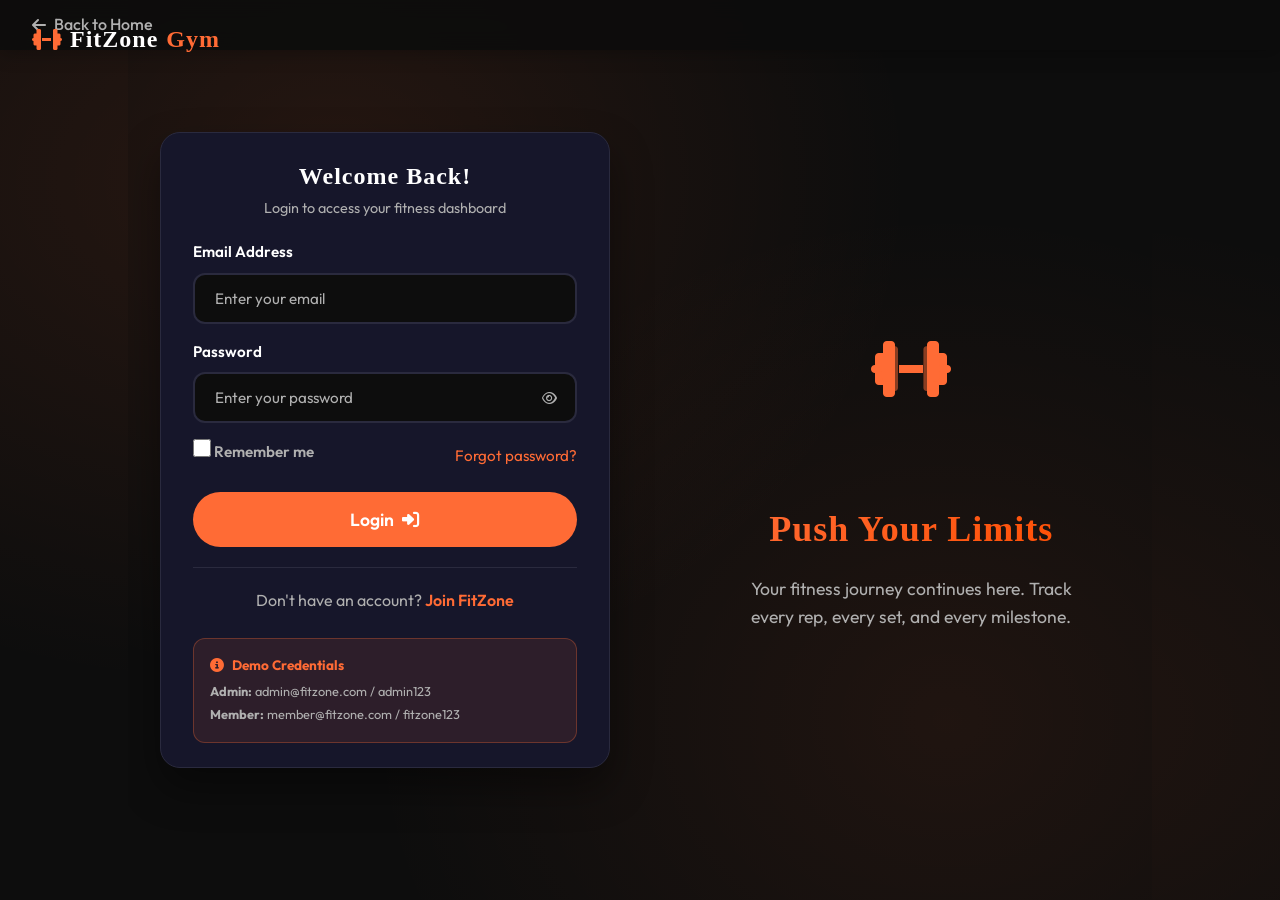
<file: admin.html>
<!DOCTYPE html>
<html lang="en">
<head>
    <meta charset="UTF-8">
    <meta name="viewport" content="width=device-width, initial-scale=1.0">
    <title>Admin Panel | FitZone Gym</title>
    <link rel="stylesheet" href="css/styles.css">
    <link rel="stylesheet" href="css/admin.css">
    <link rel="preconnect" href="https://fonts.googleapis.com">
    <link rel="preconnect" href="https://fonts.gstatic.com" crossorigin>
    <link href="https://fonts.googleapis.com/css2?family=Outfit:wght@300;400;500;600;700;800&display=swap" rel="stylesheet">
    <link rel="stylesheet" href="https://cdnjs.cloudflare.com/ajax/libs/font-awesome/6.5.1/css/all.min.css">
</head>
<body class="admin-body">
    <div class="admin-container">
        <!-- Sidebar -->
        <aside class="admin-sidebar">
            <div class="sidebar-header">
                <a href="index.html" class="logo">
                    <span class="logo-icon"><i class="fas fa-dumbbell"></i></span>
                    <span class="logo-text">FitZone</span>
                    <span class="logo-accent">Admin</span>
                </a>
            </div>
            <nav class="sidebar-nav">
                <a href="#dashboard" class="nav-item active" data-section="dashboard">
                    <i class="fas fa-tachometer-alt"></i>
                    <span>Dashboard</span>
                </a>
                <a href="#members" class="nav-item" data-section="members">
                    <i class="fas fa-users"></i>
                    <span>Members</span>
                </a>
                <a href="#enquiries" class="nav-item" data-section="enquiries">
                    <i class="fas fa-envelope"></i>
                    <span>Enquiries</span>
                    <span class="badge" id="enquiryBadge">0</span>
                </a>
                <a href="#payments" class="nav-item" data-section="payments">
                    <i class="fas fa-credit-card"></i>
                    <span>Payments</span>
                </a>
                <a href="#attendance" class="nav-item" data-section="attendance">
                    <i class="fas fa-calendar-check"></i>
                    <span>Attendance</span>
                </a>
                <a href="index.html" class="nav-item">
                    <i class="fas fa-home"></i>
                    <span>Back to Home</span>
                </a>
                <a href="#" class="nav-item" id="logoutBtn">
                    <i class="fas fa-sign-out-alt"></i>
                    <span>Logout</span>
                </a>
            </nav>
        </aside>

        <!-- Main Content -->
        <main class="admin-main">
            <!-- Header -->
            <header class="admin-header">
                <div class="header-left">
                    <button class="menu-toggle" id="menuToggle">
                        <i class="fas fa-bars"></i>
                    </button>
                    <h1>Admin Panel</h1>
                </div>
                <div class="header-right">
                    <div class="admin-info">
                        <i class="fas fa-user-shield"></i>
                        <span>Administrator</span>
                    </div>
                </div>
            </header>

            <!-- Dashboard Section -->
            <section id="dashboard-section" class="content-section active">
                <div class="section-header">
                    <h2>Dashboard Overview</h2>
                    <p>FitZone Gym Admin Control</p>
                </div>
                <div class="stats-grid">
                    <div class="stat-card">
                        <div class="stat-icon">
                            <i class="fas fa-users"></i>
                        </div>
                        <div class="stat-info">
                            <span class="stat-number" id="totalMembers">0</span>
                            <span class="stat-label">Total Members</span>
                        </div>
                    </div>
                    <div class="stat-card">
                        <div class="stat-icon green">
                            <i class="fas fa-user-check"></i>
                        </div>
                        <div class="stat-info">
                            <span class="stat-number" id="activeMembers">0</span>
                            <span class="stat-label">Active Members</span>
                        </div>
                    </div>
                    <div class="stat-card">
                        <div class="stat-icon orange">
                            <i class="fas fa-rupee-sign"></i>
                        </div>
                        <div class="stat-info">
                            <span class="stat-number" id="totalRevenue">₹0</span>
                            <span class="stat-label">Total Revenue</span>
                        </div>
                    </div>
                    <div class="stat-card">
                        <div class="stat-icon purple">
                            <i class="fas fa-envelope"></i>
                        </div>
                        <div class="stat-info">
                            <span class="stat-number" id="newEnquiries">0</span>
                            <span class="stat-label">New Enquiries</span>
                        </div>
                    </div>
                </div>

                <div class="dashboard-grid">
                    <div class="dashboard-card">
                        <h3><i class="fas fa-exclamation-circle"></i> Pending Payments</h3>
                        <div id="pendingPayments">
                            <p class="empty">No pending payments</p>
                        </div>
                    </div>
                    <div class="dashboard-card">
                        <h3><i class="fas fa-bell"></i> Recent Enquiries</h3>
                        <div id="recentEnquiries">
                            <p class="empty">No enquiries yet</p>
                        </div>
                    </div>
                    <div class="dashboard-card wide">
                        <h3><i class="fas fa-chart-line"></i> Membership Overview</h3>
                        <div class="plan-stats" id="planStats">
                            <div class="plan-stat">
                                <span>Basic</span>
                                <strong id="basicCount">0</strong>
                            </div>
                            <div class="plan-stat">
                                <span>Pro</span>
                                <strong id="proCount">0</strong>
                            </div>
                            <div class="plan-stat">
                                <span>Premium</span>
                                <strong id="premiumCount">0</strong>
                            </div>
                            <div class="plan-stat">
                                <span>No Plan</span>
                                <strong id="noPlanCount">0</strong>
                            </div>
                        </div>
                    </div>
                </div>
            </section>

            <!-- Members Section -->
            <section id="members-section" class="content-section">
                <div class="section-header">
                    <h2>All Members</h2>
                    <div class="header-actions">
                        <input type="text" id="searchMember" placeholder="Search member...">
                        <select id="filterStatus">
                            <option value="all">All Status</option>
                            <option value="active">Active</option>
                            <option value="expired">Expired</option>
                        </select>
                    </div>
                </div>
                <div class="table-wrapper">
                    <table class="data-table">
                        <thead>
                            <tr>
                                <th>Name</th>
                                <th>Email</th>
                                <th>Phone</th>
                                <th>Plan</th>
                                <th>Expiry Date</th>
                                <th>Status</th>
                                <th>Actions</th>
                            </tr>
                        </thead>
                        <tbody id="membersTable">
                            <tr>
                                <td colspan="7" class="empty">No members found</td>
                            </tr>
                        </tbody>
                    </table>
                </div>
            </section>

            <!-- Enquiries Section -->
            <section id="enquiries-section" class="content-section">
                <div class="section-header">
                    <h2>Enquiries</h2>
                    <p>Form submissions from website</p>
                </div>
                <div class="table-wrapper">
                    <table class="data-table">
                        <thead>
                            <tr>
                                <th>Date</th>
                                <th>Name</th>
                                <th>Phone</th>
                                <th>Email</th>
                                <th>Interest</th>
                                <th>Message</th>
                                <th>Actions</th>
                            </tr>
                        </thead>
                        <tbody id="enquiriesTable">
                            <tr>
                                <td colspan="7" class="empty">No enquiries yet</td>
                            </tr>
                        </tbody>
                    </table>
                </div>
            </section>

            <!-- Payments Section -->
            <section id="payments-section" class="content-section">
                <div class="section-header">
                    <h2>Payment Records</h2>
                </div>
                <div class="stats-grid">
                    <div class="stat-card">
                        <div class="stat-icon green">
                            <i class="fas fa-check-circle"></i>
                        </div>
                        <div class="stat-info">
                            <span class="stat-number" id="paidCount">0</span>
                            <span class="stat-label">Paid</span>
                        </div>
                    </div>
                    <div class="stat-card">
                        <div class="stat-icon orange">
                            <i class="fas fa-clock"></i>
                        </div>
                        <div class="stat-info">
                            <span class="stat-number" id="pendingCount">0</span>
                            <span class="stat-label">Pending</span>
                        </div>
                    </div>
                    <div class="stat-card">
                        <div class="stat-icon red">
                            <i class="fas fa-times-circle"></i>
                        </div>
                        <div class="stat-info">
                            <span class="stat-number" id="overdueCount">0</span>
                            <span class="stat-label">Overdue</span>
                        </div>
                    </div>
                </div>
                <div class="table-wrapper">
                    <table class="data-table">
                        <thead>
                            <tr>
                                <th>Member</th>
                                <th>Plan</th>
                                <th>Amount</th>
                                <th>Payment Method</th>
                                <th>Expiry Date</th>
                                <th>Status</th>
                                <th>Actions</th>
                            </tr>
                        </thead>
                        <tbody id="paymentsTable">
                            <tr>
                                <td colspan="7" class="empty">No payment records</td>
                            </tr>
                        </tbody>
                    </table>
                </div>
            </section>

            <!-- Attendance Section -->
            <section id="attendance-section" class="content-section">
                <div class="section-header">
                    <h2>Attendance</h2>
                </div>
                <div class="attendance-form">
                    <h3>Mark Attendance</h3>
                    <select id="attendanceMember">
                        <option value="">Select Member</option>
                    </select>
                    <button onclick="markAttendance()">Mark Present</button>
                </div>
                <div class="attendance-list">
                    <h3>Today's Attendance</h3>
                    <div id="todayAttendance">
                        <p class="empty">No attendance marked today</p>
                    </div>
                </div>
            </section>
        </main>
    </div>

    <script src="js/admin.js"></script>
</body>
</html>
</file>
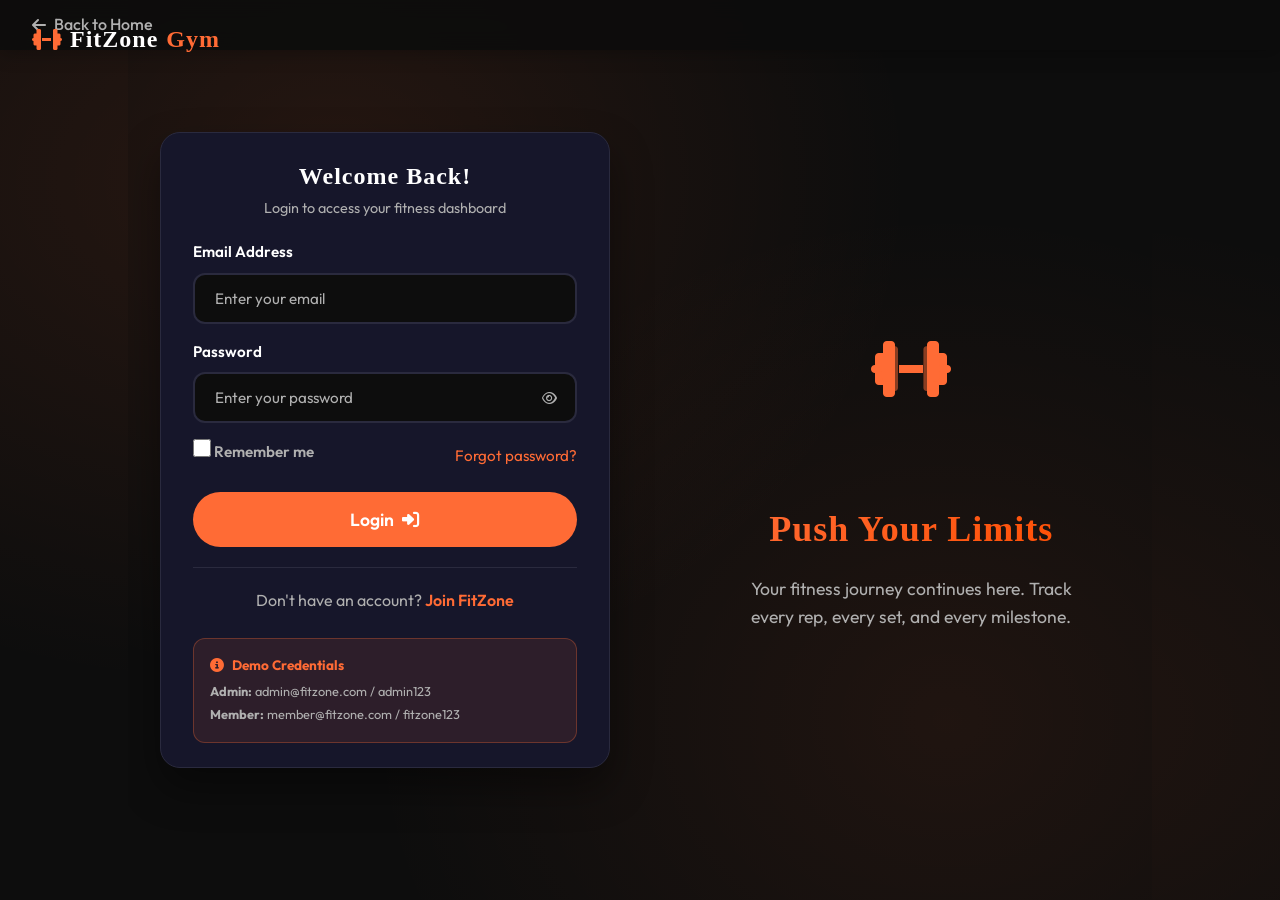
<file: login.html>
<!DOCTYPE html>
<html lang="en">
<head>
    <meta charset="UTF-8">
    <meta name="viewport" content="width=device-width, initial-scale=1.0">
    <meta name="description" content="FitZone Gym Member Login - Access your fitness dashboard">
    <title>Member Login | FitZone Gym</title>
    <link rel="stylesheet" href="css/styles.css">
    <link rel="stylesheet" href="css/auth.css">
    <link rel="preconnect" href="https://fonts.googleapis.com">
    <link rel="preconnect" href="https://fonts.gstatic.com" crossorigin>
    <link href="https://fonts.googleapis.com/css2?family=Outfit:wght@300;400;500;600;700;800&display=swap" rel="stylesheet">
    <link rel="stylesheet" href="https://cdnjs.cloudflare.com/ajax/libs/font-awesome/6.5.1/css/all.min.css">
</head>
<body class="auth-page">
    <!-- Navbar -->
    <nav class="navbar scrolled">
        <div class="container">
            <a href="index.html" class="logo">
                <span class="logo-icon"><i class="fas fa-dumbbell"></i></span>
                <span class="logo-text">FitZone</span>
                <span class="logo-accent">Gym</span>
            </a>
            <a href="index.html" class="back-btn"><i class="fas fa-arrow-left"></i> Back to Home</a>
        </div>
    </nav>

    <!-- Auth Section -->
    <section class="auth-page">
        <div class="auth-container">
            <div class="auth-card">
                <div class="auth-header">
                    <h1>Welcome Back!</h1>
                    <p>Login to access your fitness dashboard</p>
                </div>

                <form id="loginForm" class="auth-form">
                    <div class="form-group">
                        <label for="email">Email Address</label>
                        <input type="email" id="email" placeholder="Enter your email" required>
                    </div>

                    <div class="form-group">
                        <label for="password">Password</label>
                        <div class="password-wrapper">
                            <input type="password" id="password" placeholder="Enter your password" required>
                            <button type="button" class="toggle-password" id="togglePassword">
                                <i class="far fa-eye"></i>
                            </button>
                        </div>
                    </div>

                    <div class="form-options">
                        <label class="checkbox-label">
                            <input type="checkbox" id="rememberMe">
                            <span>Remember me</span>
                        </label>
                        <a href="#" class="forgot-link">Forgot password?</a>
                    </div>

                    <button type="submit" class="btn btn-primary btn-block">Login <i class="fas fa-sign-in-alt"></i></button>
                </form>

                <div class="auth-footer">
                    <p>Don't have an account? <a href="register.html">Join FitZone</a></p>
                </div>

                <div class="demo-credentials">
                    <h4><i class="fas fa-info-circle"></i> Demo Credentials</h4>
                    <p><strong>Admin:</strong> admin@fitzone.com / admin123</p>
                    <p><strong>Member:</strong> member@fitzone.com / fitzone123</p>
                </div>
            </div>

            <div class="auth-illustration">
                <div class="illustration-content">
                    <div class="gym-animation">
                        <i class="fas fa-dumbbell weight-1"></i>
                        <i class="fas fa-dumbbell weight-2"></i>
                    </div>
                    <h2>Push Your Limits</h2>
                    <p>Your fitness journey continues here. Track every rep, every set, and every milestone.</p>
                </div>
            </div>

        </div>
    </section>

    <script src="js/auth.js"></script>
</body>
</html>
</file>
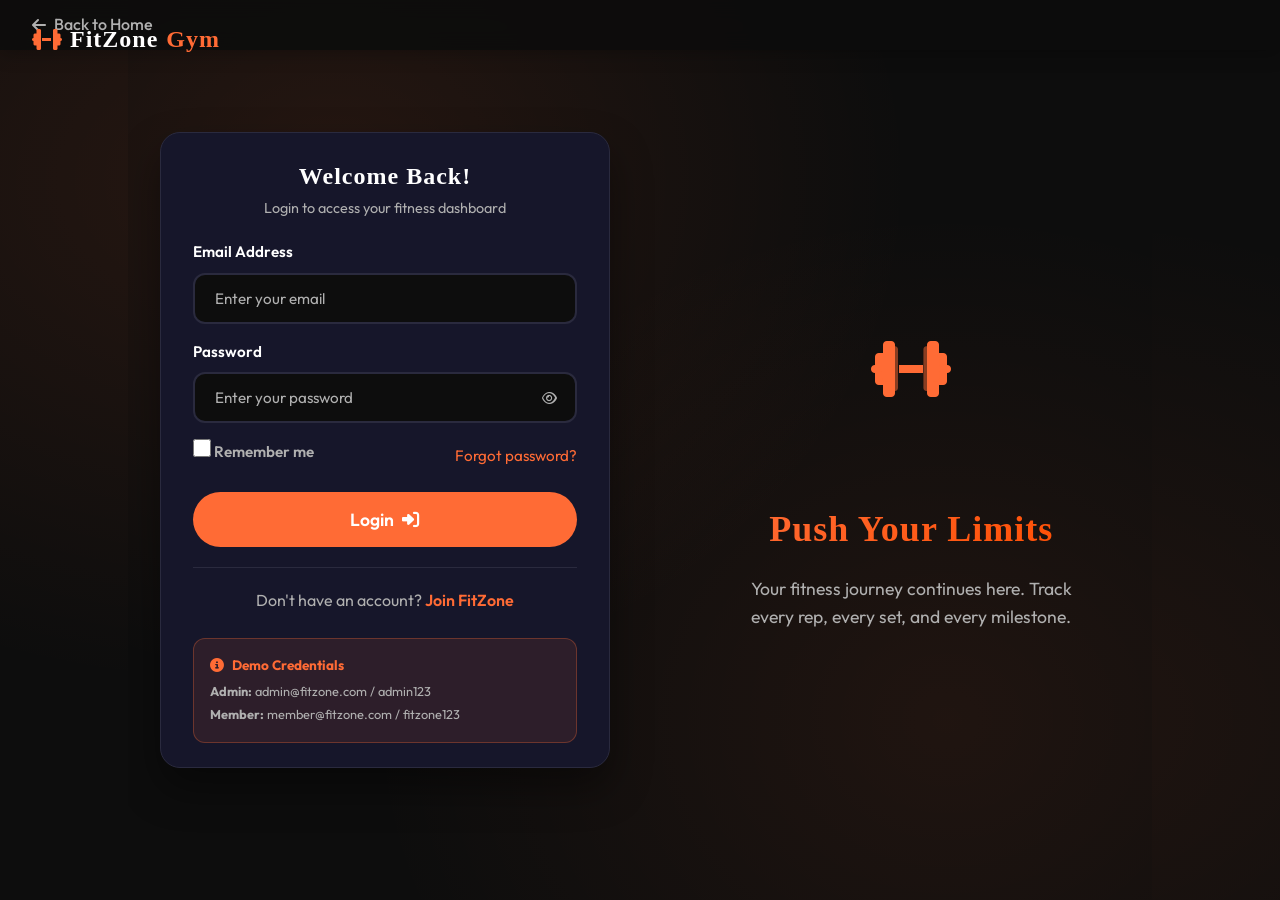
<file: member-dashboard.html>
<!DOCTYPE html>
<html lang="en">
<head>
    <meta charset="UTF-8">
    <meta name="viewport" content="width=device-width, initial-scale=1.0">
    <title>Member Dashboard | FitZone Gym</title>
    <link rel="stylesheet" href="css/styles.css">
    <link rel="stylesheet" href="css/member-dashboard.css">
    <link rel="preconnect" href="https://fonts.googleapis.com">
    <link rel="preconnect" href="https://fonts.gstatic.com" crossorigin>
    <link href="https://fonts.googleapis.com/css2?family=Outfit:wght@300;400;500;600;700;800&display=swap" rel="stylesheet">
    <link rel="stylesheet" href="https://cdnjs.cloudflare.com/ajax/libs/font-awesome/6.5.1/css/all.min.css">
</head>
<body class="dashboard-body">
    <div class="dashboard-container">
        <!-- Sidebar -->
        <aside class="sidebar">
            <div class="sidebar-header">
                <a href="index.html" class="logo">
                    <span class="logo-icon"><i class="fas fa-dumbbell"></i></span>
                    <span class="logo-text">FitZone</span>
                    <span class="logo-accent">Gym</span>
                </a>
            </div>
            <nav class="sidebar-nav">
                <a href="#dashboard" class="nav-item active" data-section="dashboard">
                    <i class="fas fa-th-large"></i>
                    <span>Dashboard</span>
                </a>
                <a href="#profile" class="nav-item" data-section="profile">
                    <i class="fas fa-user"></i>
                    <span>My Profile</span>
                </a>
                <a href="#plan" class="nav-item" data-section="plan">
                    <i class="fas fa-id-card"></i>
                    <span>My Plan</span>
                </a>
                <a href="#schedule" class="nav-item" data-section="schedule">
                    <i class="fas fa-calendar-alt"></i>
                    <span>Class Schedule</span>
                </a>
                <a href="#workouts" class="nav-item" data-section="workouts">
                    <i class="fas fa-dumbbell"></i>
                    <span>Workouts</span>
                </a>
                <a href="#diet" class="nav-item" data-section="diet">
                    <i class="fas fa-apple-alt"></i>
                    <span>Diet Plans</span>
                </a>
                <a href="#progress" class="nav-item" data-section="progress">
                    <i class="fas fa-chart-line"></i>
                    <span>Progress</span>
                </a>
                <a href="#trainers" class="nav-item" data-section="trainers">
                    <i class="fas fa-user-friends"></i>
                    <span>Trainers</span>
                </a>
                <a href="#bookings" class="nav-item" data-section="bookings">
                    <i class="fas fa-ticket-alt"></i>
                    <span>Bookings</span>
                </a>
                <a href="#" class="nav-item" id="logoutBtn">
                    <i class="fas fa-sign-out-alt"></i>
                    <span>Logout</span>
                </a>
            </nav>
        </aside>

        <!-- Main Content -->
        <main class="main-content">
            <!-- Header -->
            <header class="dashboard-header">
                <div class="header-left">
                    <button class="menu-toggle" id="menuToggle">
                        <i class="fas fa-bars"></i>
                    </button>
                    <div>
                        <h1 id="welcomeMessage">Welcome, Member!</h1>
                        <p>Track your fitness journey</p>
                    </div>
                </div>
                <div class="header-right">
                    <div class="member-info">
                        <div class="member-avatar">
                            <i class="fas fa-user"></i>
                        </div>
                        <div class="member-details">
                            <span class="member-name" id="headerMemberName">Member</span>
                            <span class="member-status">Active Member</span>
                        </div>
                    </div>
                </div>
            </header>

            <!-- Dashboard Section -->
            <section id="dashboard-section" class="content-section active">
                <div class="section-header">
                    <h2>Dashboard Overview</h2>
                </div>
                <div class="stats-grid">
                    <div class="stat-card">
                        <div class="stat-icon">
                            <i class="fas fa-calendar-check"></i>
                        </div>
                        <div class="stat-info">
                            <span class="stat-number" id="membershipDays">0</span>
                            <span class="stat-label">Days Active</span>
                        </div>
                    </div>
                    <div class="stat-card">
                        <div class="stat-icon green">
                            <i class="fas fa-running"></i>
                        </div>
                        <div class="stat-info">
                            <span class="stat-number" id="attendanceCount">0</span>
                            <span class="stat-label">Total Visits</span>
                        </div>
                    </div>
                    <div class="stat-card">
                        <div class="stat-icon purple">
                            <i class="fas fa-id-card"></i>
                        </div>
                        <div class="stat-info">
                            <span class="stat-number" id="currentPlan">No Plan</span>
                            <span class="stat-label">Current Plan</span>
                        </div>
                    </div>
                    <div class="stat-card">
                        <div class="stat-icon orange">
                            <i class="fas fa-clock"></i>
                        </div>
                        <div class="stat-info">
                            <span class="stat-number" id="planExpiry">-</span>
                            <span class="stat-label">Days Left</span>
                        </div>
                    </div>
                </div>

                <div class="dashboard-grid">
                    <div class="dashboard-card">
                        <h3>Current Membership Plan</h3>
                        <div id="planStatusBody">
                            <div class="no-plan">
                                <i class="fas fa-info-circle"></i>
                                <p>No active plan yet</p>
                                <button class="btn-choose" onclick="openPlanModal()">Choose a Plan</button>
                            </div>
                        </div>
                    </div>
                    <div class="dashboard-card">
                        <h3>Recent Activity</h3>
                        <div class="activity-list" id="activityList">
                            <div class="activity-item">
                                <i class="fas fa-check-circle"></i>
                                <span>Welcome to FitZone Gym!</span>
                                <small>Today</small>
                            </div>
                        </div>
                    </div>
                </div>
            </section>

            <!-- Profile Section -->
            <section id="profile-section" class="content-section">
                <div class="section-header">
                    <h2>My Profile</h2>
                </div>
                <div class="profile-card">
                    <div class="profile-avatar">
                        <i class="fas fa-user"></i>
                    </div>
                    <div class="profile-details">
                        <h3 id="profileName">Member Name</h3>
                        <p id="profileEmail">member@email.com</p>
                        <p>Member since: <span id="profileJoinDate">-</span></p>
                    </div>
                </div>
            </section>

            <!-- Plan Section -->
            <section id="plan-section" class="content-section">
                <div class="section-header">
                    <h2>My Membership Plan</h2>
                </div>
                <div id="planDetailsContainer">
                    <div class="no-plan">
                        <i class="fas fa-id-card"></i>
                        <p>No active plan</p>
                        <button class="btn-choose" onclick="openPlanModal()">Choose a Plan</button>
                    </div>
                </div>
            </section>

            <!-- Schedule Section -->
            <section id="schedule-section" class="content-section">
                <div class="section-header">
                    <h2>Class Schedule</h2>
                </div>
                <div class="schedule-grid">
                    <div class="schedule-card">
                        <h4><i class="fas fa-sun"></i> Monday - Friday</h4>
                        <ul>
                            <li><span>6:00 AM - 8:00 AM</span> Morning Workout</li>
                            <li><span>10:00 AM - 12:00 PM</span> Yoga Class</li>
                            <li><span>4:00 PM - 6:00 PM</span> Evening Workout</li>
                            <li><span>7:00 PM - 8:00 PM</span> Zumba</li>
                        </ul>
                    </div>
                    <div class="schedule-card">
                        <h4><i class="fas fa-star"></i> Saturday</h4>
                        <ul>
                            <li><span>6:00 AM - 9:00 AM</span> Full Body</li>
                            <li><span>10:00 AM - 12:00 PM</span> Yoga</li>
                        </ul>
                    </div>
                    <div class="schedule-card">
                        <h4><i class="fas fa-sun"></i> Sunday</h4>
                        <ul>
                            <li><span>6:00 AM - 2:00 PM</span> Open Gym</li>
                        </ul>
                    </div>
                </div>
            </section>

            <!-- Workouts Section -->
            <section id="workouts-section" class="content-section">
                <div class="section-header">
                    <h2>Workout Exercises</h2>
                </div>
                <div class="workouts-filter">
                    <button class="filter-btn active" data-category="all">All</button>
                    <button class="filter-btn" data-category="chest">Chest</button>
                    <button class="filter-btn" data-category="back">Back</button>
                    <button class="filter-btn" data-category="arms">Arms</button>
                    <button class="filter-btn" data-category="legs">Legs</button>
                </div>
                <div class="workouts-grid">
                    <div class="workout-card" data-category="chest">
                        <div class="workout-icon"><i class="fas fa-dumbbell"></i></div>
                        <h4>Bench Press</h4>
                        <p>Chest - 3 sets x 12 reps</p>
                        <span class="difficulty beginner">Beginner</span>
                    </div>
                    <div class="workout-card" data-category="chest">
                        <div class="workout-icon"><i class="fas fa-dumbbell"></i></div>
                        <h4>Push Ups</h4>
                        <p>Chest - 3 sets x 15 reps</p>
                        <span class="difficulty beginner">Beginner</span>
                    </div>
                    <div class="workout-card" data-category="back">
                        <div class="workout-icon"><i class="fas fa-dumbbell"></i></div>
                        <h4>Pull Ups</h4>
                        <p>Back - 3 sets x 8 reps</p>
                        <span class="difficulty intermediate">Intermediate</span>
                    </div>
                    <div class="workout-card" data-category="arms">
                        <div class="workout-icon"><i class="fas fa-dumbbell"></i></div>
                        <h4>Bicep Curls</h4>
                        <p>Arms - 3 sets x 12 reps</p>
                        <span class="difficulty beginner">Beginner</span>
                    </div>
                    <div class="workout-card" data-category="legs">
                        <div class="workout-icon"><i class="fas fa-dumbbell"></i></div>
                        <h4>Squats</h4>
                        <p>Legs - 4 sets x 15 reps</p>
                        <span class="difficulty beginner">Beginner</span>
                    </div>
                    <div class="workout-card" data-category="chest">
                        <div class="workout-icon"><i class="fas fa-dumbbell"></i></div>
                        <h4>Chest Fly</h4>
                        <p>Chest - 3 sets x 12 reps</p>
                        <span class="difficulty intermediate">Intermediate</span>
                    </div>
                </div>
            </section>

            <!-- Diet Section -->
            <section id="diet-section" class="content-section">
                <div class="section-header">
                    <h2>Diet & Nutrition</h2>
                </div>
                <div class="diet-tabs">
                    <button class="diet-tab active" data-plan="weight-loss">Weight Loss</button>
                    <button class="diet-tab" data-plan="muscle-gain">Muscle Gain</button>
                    <button class="diet-tab" data-plan="maintenance">Maintenance</button>
                </div>
                <div class="diet-content">
                    <div class="diet-day">
                        <h4>Breakfast</h4>
                        <ul id="breakfastList">
                            <li>Oatmeal with fruits</li>
                            <li>Green tea</li>
                        </ul>
                    </div>
                    <div class="diet-day">
                        <h4>Lunch</h4>
                        <ul id="lunchList">
                            <li>Grilled chicken</li>
                            <li>Brown rice</li>
                        </ul>
                    </div>
                    <div class="diet-day">
                        <h4>Snacks</h4>
                        <ul id="snacksList">
                            <li>Nuts</li>
                            <li>Greek yogurt</li>
                        </ul>
                    </div>
                    <div class="diet-day">
                        <h4>Dinner</h4>
                        <ul id="dinnerList">
                            <li>Lean protein</li>
                            <li>Salad</li>
                        </ul>
                    </div>
                </div>
                <div class="nutrition-tracker">
                    <h4>Daily Nutrition Tracker</h4>
                    <div class="tracker-form">
                        <input type="number" id="caloriesInput" placeholder="Calories">
                        <input type="number" id="proteinInput" placeholder="Protein (g)">
                        <input type="number" id="carbsInput" placeholder="Carbs (g)">
                        <input type="number" id="waterInput" placeholder="Water (L)">
                        <button onclick="saveNutrition()">Save</button>
                    </div>
                </div>
            </section>

            <!-- Progress Section -->
            <section id="progress-section" class="content-section">
                <div class="section-header">
                    <h2>Progress Tracking</h2>
                </div>
                <div class="progress-stats">
                    <div class="progress-stat">
                        <span>Starting</span>
                        <strong id="startWeight">- kg</strong>
                    </div>
                    <div class="progress-stat">
                        <span>Current</span>
                        <strong id="currentWeight">- kg</strong>
                    </div>
                    <div class="progress-stat highlight">
                        <span>Change</span>
                        <strong id="weightChange">- kg</strong>
                    </div>
                </div>
                <div class="progress-form">
                    <h4>Log Your Weight</h4>
                    <div class="weight-input">
                        <input type="number" id="weightLogInput" placeholder="Weight (kg)" step="0.1">
                        <button onclick="logWeight()">Log</button>
                    </div>
                </div>
                <div class="photo-upload">
                    <h4>Progress Photos</h4>
                    <label class="upload-area">
                        <i class="fas fa-camera"></i>
                        <span>Upload Photo</span>
                        <input type="file" id="photoInput" accept="image/*" multiple>
                    </label>
                    <div class="photo-gallery" id="photoGallery"></div>
                </div>
            </section>

            <!-- Trainers Section -->
            <section id="trainers-section" class="content-section">
                <div class="section-header">
                    <h2>Our Trainers</h2>
                </div>
                <div class="trainers-grid">
                    <div class="trainer-card">
                        <div class="trainer-img"><i class="fas fa-user"></i></div>
                        <h4>Rajesh Kumar</h4>
                        <span>Strength Training</span>
                        <button>Book Session</button>
                    </div>
                    <div class="trainer-card">
                        <div class="trainer-img"><i class="fas fa-user"></i></div>
                        <h4>Priya Sharma</h4>
                        <span>Yoga</span>
                        <button>Book Session</button>
                    </div>
                    <div class="trainer-card">
                        <div class="trainer-img"><i class="fas fa-user"></i></div>
                        <h4>Arjun Reddy</h4>
                        <span>HIIT & Cardio</span>
                        <button>Book Session</button>
                    </div>
                    <div class="trainer-card">
                        <div class="trainer-img"><i class="fas fa-user"></i></div>
                        <h4>Meera Patel</h4>
                        <span>Zumba</span>
                        <button>Book Session</button>
                    </div>
                </div>
            </section>

            <!-- Bookings Section -->
            <section id="bookings-section" class="content-section">
                <div class="section-header">
                    <h2>Class Bookings</h2>
                </div>
                <div class="booking-form">
                    <select id="classType">
                        <option value="">Select Class</option>
                        <option value="morning">Morning Workout (6AM)</option>
                        <option value="yoga">Yoga (10AM)</option>
                        <option value="evening">Evening (4PM)</option>
                        <option value="zumba">Zumba (7PM)</option>
                    </select>
                    <input type="date" id="classDate">
                    <button onclick="bookClass()">Book Class</button>
                </div>
                <div class="bookings-list" id="bookedClasses">
                    <p>No classes booked yet</p>
                </div>
            </section>
        </main>
    </div>

    <!-- Plan Modal -->
    <div class="modal" id="planModal">
        <div class="modal-content">
            <span class="close-modal" onclick="closePlanModal()">&times;</span>
            <h3>Choose Your Plan</h3>
            <div class="plans-grid">
                <div class="plan-option" data-plan="basic" data-price="1800">
                    <h4>Basic</h4>
                    <p class="price">₹1,800<span>/month</span></p>
                    <ul>
                        <li>Gym Access</li>
                        <li>Cardio Equipment</li>
                        <li>Locker</li>
                    </ul>
                    <button>Select</button>
                </div>
                <div class="plan-option popular" data-plan="pro" data-price="2200">
                    <span class="popular">Most Popular</span>
                    <h4>Pro</h4>
                    <p class="price">₹2,200<span>/month</span></p>
                    <ul>
                        <li>All Basic</li>
                        <li>4 PT Sessions</li>
                        <li>Group Classes</li>
                        <li>Nutrition Guide</li>
                    </ul>
                    <button>Select</button>
                </div>
                <div class="plan-option" data-plan="premium" data-price="5000">
                    <h4>Premium</h4>
                    <p class="price">₹5,000<span>/month</span></p>
                    <ul>
                        <li>All Pro</li>
                        <li>Unlimited PT</li>
                        <li>Custom Meal Plan</li>
                        <li>24/7 Access</li>
                    </ul>
                    <button>Select</button>
                </div>
            </div>
        </div>
    </div>

    <script src="js/member-dashboard.js"></script>
</body>
</html>
</file>
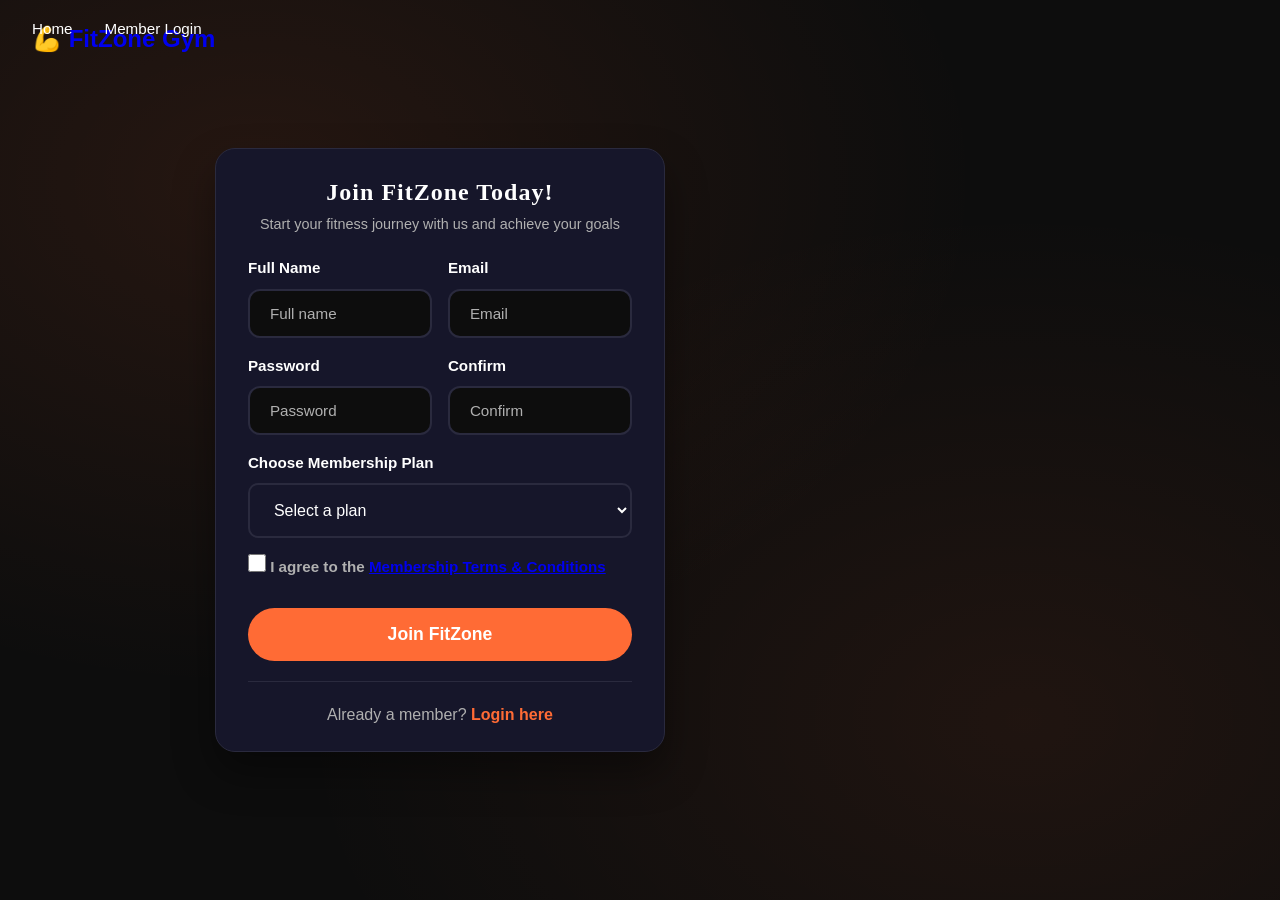
<file: register.html>
<!DOCTYPE html>
<html lang="en">
<head>
    <meta charset="UTF-8">
    <meta name="viewport" content="width=device-width, initial-scale=1.0">
    <meta name="description" content="Join FitZone Gym - Start your fitness transformation today">
    <title>Join FitZone | Gym Membership</title>
    <link rel="stylesheet" href="css/styles.css">
    <link rel="stylesheet" href="css/auth.css">
</head>
<body class="auth-page">
    <!-- Navigation -->
    <nav class="navbar">
        <div class="container">
            <div class="nav-wrapper">
                <a href="index.html" class="logo">💪 FitZone Gym</a>
                <ul class="nav-menu">
                    <li><a href="index.html" class="nav-link">Home</a></li>
                    <li><a href="login.html" class="nav-link">Member Login</a></li>
                </ul>
            </div>
        </div>
    </nav>

    <!-- Register Section -->
    <section class="auth-section">
        <div class="auth-container">
            <div class="auth-card">
                <div class="auth-header">
                    <h1>Join FitZone Today!</h1>
                    <p>Start your fitness journey with us and achieve your goals</p>
                </div>

                <form id="registerForm" class="auth-form">
                    <div class="form-row">
                        <div class="form-group">
                            <label for="fullName">Full Name</label>
                            <input type="text" id="fullName" placeholder="Full name" required autocomplete="name">
                        </div>
                        <div class="form-group">
                            <label for="email">Email</label>
                            <input type="email" id="email" placeholder="Email" required autocomplete="email">
                        </div>
                    </div>

                    <div class="form-row">
                        <div class="form-group">
                            <label for="password">Password</label>
                            <div class="password-wrapper">
                                <input type="password" id="password" placeholder="Password" required autocomplete="new-password">
                            </div>
                        </div>
                        <div class="form-group">
                            <label for="confirmPassword">Confirm</label>
                            <div class="password-wrapper">
                                <input type="password" id="confirmPassword" placeholder="Confirm" required autocomplete="new-password">
                            </div>
                        </div>
                    </div>

                    <div class="form-group">
                        <label for="planType">Choose Membership Plan</label>
                        <select id="planType" class="plan-select" required>
                            <option value="">Select a plan</option>
                            <option value="fitness-1" data-price="1800">Fitness - 1 Month (₹1800)</option>
                            <option value="fitness-3" data-price="3300">Fitness - 3 Months (₹3300)</option>
                            <option value="fitness-6" data-price="7500">Fitness - 6 Months (₹7500)</option>
                            <option value="yoga-3" data-price="3200">Fitness + Yoga - 3 Months (₹3200)</option>
                            <option value="yoga-6" data-price="5500">Fitness + Yoga - 6 Months (₹5500)</option>
                            <option value="zumba-6" data-price="7500">Fitness + Zumba - 6 Months (₹7500)</option>
                            <option value="zumba-12" data-price="17500">Fitness + Zumba - 1 Year (₹17500)</option>
                            <option value="personal-1" data-price="5000">Personal Training - 1 Month (₹5000)</option>
                        </select>
                        <span class="error-message" id="planError"></span>
                    </div>

                    <div class="form-group" id="paymentSection" style="display: none;">
                        <label>Payment Method</label>
                        <div class="payment-methods">
                            <label class="payment-option">
                                <input type="radio" name="paymentMethod" value="upi" checked>
                                <span>UPI / Google Pay / PhonePe</span>
                            </label>
                            <label class="payment-option">
                                <input type="radio" name="paymentMethod" value="cash">
                                <span>Pay at Gym</span>
                            </label>
                        </div>
                        <div id="paymentDetails">
                            <p class="payment-note">UPI Payment: Scan QR code at gym or pay at counter</p>
                        </div>
                        <div class="payment-total" id="paymentTotal">
                            <span>Total Amount: </span>
                            <span class="amount" id="totalAmount">₹0</span>
                        </div>
                    </div>

                    <div class="form-options">
                        <label class="checkbox-label">
                            <input type="checkbox" id="agreeTerms" required>
                            <span>I agree to the <a href="#">Membership Terms & Conditions</a></span>
                        </label>
                    </div>

                    <button type="submit" class="btn btn-primary btn-block">Join FitZone</button>
                </form>

                <div class="auth-footer">
                    <p>Already a member? <a href="login.html">Login here</a></p>
                </div>
            </div>

        </div>
    </section>

    <script src="js/auth.js"></script>
</body>
</html>
</file>
<file: css/styles.css>
/* ==========================================
   FITZONE GYM - PREMIUM STYLES
   ========================================== */

:root {
    --primary: #FF6B35;
    --primary-dark: #E55A2B;
    --secondary: #1A1A2E;
    --dark: #0D0D0D;
    --dark-light: #16162A;
    --light: #FFFFFF;
    --light-dim: #B0B0B0;
    --gray: #2A2A3E;
    --glass: rgba(255, 255, 255, 0.05);
    --glass-border: rgba(255, 255, 255, 0.1);
    --gradient: linear-gradient(135deg, #FF6B35 0%, #FF4D00 100%);
    --transition: all 0.4s cubic-bezier(0.4, 0, 0.2, 1);
}

* {
    margin: 0;
    padding: 0;
    box-sizing: border-box;
}

html {
    scroll-behavior: smooth;
}

body {
    font-family: 'Montserrat', sans-serif;
    background-color: var(--dark);
    color: var(--light);
    line-height: 1.6;
    overflow-x: hidden;
}

h1, h2, h3, .logo-text, .logo-accent {
    font-family: 'Bebas Neue', cursive;
    letter-spacing: 1px;
}

.container {
    max-width: 1400px;
    margin: 0 auto;
    padding: 0 2rem;
}

/* ==========================================
   NAVBAR
   ========================================== */
.navbar {
    position: fixed;
    top: 0;
    left: 0;
    right: 0;
    z-index: 1000;
    padding: 1rem 0;
    transition: var(--transition);
    background: transparent;
}

.navbar.scrolled {
    background: rgba(13, 13, 13, 0.95);
    backdrop-filter: blur(10px);
    padding: 0.75rem 0;
    box-shadow: 0 2px 20px rgba(0, 0, 0, 0.3);
}

.navbar .container {
    display: flex;
    align-items: center;
    justify-content: space-between;
}

.logo {
    display: flex;
    align-items: center;
    gap: 0.5rem;
    text-decoration: none;
    font-size: 1.75rem;
    font-weight: 800;
}

.logo-icon {
    color: var(--primary);
    font-size: 1.5rem;
}

.logo-text {
    color: var(--light);
}

.logo-accent {
    color: var(--primary);
}

.nav-menu {
    display: flex;
    align-items: center;
    gap: 2rem;
    list-style: none;
}

.nav-link {
    color: var(--light);
    text-decoration: none;
    font-weight: 500;
    font-size: 0.95rem;
    position: relative;
    transition: var(--transition);
}

.nav-link::after {
    content: '';
    position: absolute;
    bottom: -4px;
    left: 0;
    width: 0;
    height: 2px;
    background: var(--primary);
    transition: var(--transition);
}

.nav-link:hover,
.nav-link.active {
    color: var(--primary);
}

.nav-link:hover::after,
.nav-link.active::after {
    width: 100%;
}

.nav-btn {
    padding: 0.75rem 1.5rem;
    background: var(--primary);
    color: var(--light);
    text-decoration: none;
    border-radius: 50px;
    font-weight: 600;
    transition: var(--transition);
}

.nav-btn:hover {
    background: var(--primary-dark);
    transform: translateY(-2px);
}

.admin-btn {
    background: transparent;
    border: 2px solid var(--primary);
    color: var(--primary);
}

.admin-btn:hover {
    background: var(--primary);
    color: var(--light);
}

.nav-toggle {
    display: none;
    flex-direction: column;
    gap: 5px;
    cursor: pointer;
}

.nav-toggle span {
    width: 25px;
    height: 2px;
    background: var(--light);
    transition: var(--transition);
}

/* ==========================================
   HERO SECTION
   ========================================== */
.hero {
    min-height: 100vh;
    display: flex;
    align-items: center;
    position: relative;
    padding-top: 80px;
    overflow: hidden;
}

.hero-bg {
    position: absolute;
    top: 0;
    left: 0;
    width: 100%;
    height: 100%;
    background: url('https://images.unsplash.com/photo-1534438327276-14e5300c3a48?w=1920&h=1080&fit=crop') center/cover;
    transform: scale(1.1);
    animation: heroZoom 20s infinite alternate;
}

@keyframes heroZoom {
    from { transform: scale(1); }
    to { transform: scale(1.1); }
}

.hero-overlay {
    position: absolute;
    top: 0;
    left: 0;
    width: 100%;
    height: 100%;
    background: linear-gradient(135deg, rgba(0, 0, 0, 0.9) 0%, rgba(0, 0, 0, 0.6) 50%, rgba(0, 0, 0, 0.9) 100%);
    z-index: 0;
}

.hero-content {
    position: relative;
    z-index: 1;
    max-width: 800px;
}

.hero-badge {
    display: inline-block;
    padding: 0.6rem 1.25rem;
    background: rgba(255, 107, 53, 0.3);
    border: 2px solid var(--primary);
    border-radius: 50px;
    color: var(--light);
    font-size: 0.8rem;
    font-weight: 700;
    text-transform: uppercase;
    letter-spacing: 2px;
    margin-bottom: 1.5rem;
    animation: fadeInUp 0.8s ease;
    text-shadow: 0 2px 10px rgba(0, 0, 0, 0.5);
}

.hero-title {
    font-size: clamp(3rem, 8vw, 5.5rem);
    font-weight: 800;
    line-height: 1.1;
    margin-bottom: 1.5rem;
    animation: fadeInUp 0.8s ease 0.2s both;
    text-shadow: 0 5px 20px rgba(0, 0, 0, 0.8);
}

.hero-title .highlight {
    color: var(--primary);
    position: relative;
}

.hero-title .highlight::after {
    content: '';
    position: absolute;
    bottom: 0;
    left: 0;
    width: 100%;
    height: 4px;
    background: var(--primary);
    border-radius: 2px;
}

.hero-subtitle {
    font-size: 1.25rem;
    color: var(--light);
    margin-bottom: 2.5rem;
    max-width: 600px;
    animation: fadeInUp 0.8s ease 0.4s both;
    text-shadow: 0 2px 10px rgba(0, 0, 0, 0.5);
}

.hero-buttons {
    display: flex;
    gap: 1rem;
    margin-bottom: 3rem;
    animation: fadeInUp 0.8s ease 0.6s both;
}

.btn {
    display: inline-flex;
    align-items: center;
    gap: 0.5rem;
    padding: 1rem 2rem;
    border-radius: 50px;
    font-weight: 600;
    font-size: 1rem;
    text-decoration: none;
    transition: var(--transition);
    cursor: pointer;
    border: none;
    font-family: inherit;
}

.btn-primary {
    background: var(--primary);
    color: var(--light);
}

.btn-primary:hover {
    background: var(--primary-dark);
    transform: translateY(-3px);
    box-shadow: 0 10px 30px rgba(255, 107, 53, 0.4), 0 0 20px rgba(255, 107, 53, 0.2);
}

.btn-outline {
    background: transparent;
    color: var(--light);
    border: 2px solid var(--light);
}

.btn-outline:hover {
    background: var(--light);
    color: var(--dark);
    transform: translateY(-3px);
}

.hero-stats {
    display: flex;
    gap: 3rem;
    animation: fadeInUp 0.8s ease 0.8s both;
}

.hero-stat {
    text-align: center;
}

.hero-stat .stat-number {
    display: block;
    font-size: 2.5rem;
    font-weight: 800;
    color: var(--primary);
}

.hero-stat .stat-label {
    font-size: 0.875rem;
    color: var(--light-dim);
}

.scroll-down {
    position: absolute;
    bottom: 2rem;
    left: 50%;
    transform: translateX(-50%);
    color: var(--light);
    font-size: 1.5rem;
    animation: bounce 2s infinite;
}

@keyframes bounce {
    0%, 20%, 50%, 80%, 100% { transform: translateX(-50%) translateY(0); }
    40% { transform: translateX(-50%) translateY(-10px); }
    60% { transform: translateX(-50%) translateY(-5px); }
}

@keyframes fadeInUp {
    from {
        opacity: 0;
        transform: translateY(30px);
    }
    to {
        opacity: 1;
        transform: translateY(0);
    }
}

/* ==========================================
   SECTION STYLES
   ========================================== */
section {
    padding: 6rem 0;
}

.section-badge {
    display: inline-block;
    padding: 0.5rem 1.25rem;
    background: rgba(255, 107, 53, 0.15);
    border: 1px solid rgba(255, 107, 53, 0.3);
    border-radius: 50px;
    color: var(--primary);
    font-size: 0.8rem;
    font-weight: 700;
    text-transform: uppercase;
    letter-spacing: 2px;
    margin-bottom: 1rem;
    animation: badgePulse 2s infinite;
}

@keyframes badgePulse {
    0%, 100% { transform: scale(1); border-color: rgba(255, 107, 53, 0.3); }
    50% { transform: scale(1.05); border-color: rgba(255, 107, 53, 0.6); }
}

.section-header {
    text-align: center;
    margin-bottom: 4rem;
}

.section-title {
    font-size: clamp(2rem, 5vw, 3rem);
    font-weight: 800;
    margin-bottom: 1rem;
}

.section-subtitle {
    font-size: 1.125rem;
    color: var(--light-dim);
    max-width: 600px;
    margin: 0 auto;
}

/* ==========================================
   ABOUT SECTION
   ========================================== */
.about {
    background: var(--dark-light);
}

.about-grid {
    display: grid;
    grid-template-columns: 1fr 1fr;
    gap: 4rem;
    align-items: center;
}

.about-image {
    position: relative;
}

.about-image img {
    width: 100%;
    border-radius: 20px;
    position: relative;
    z-index: 1;
}

.about-image-accent {
    position: absolute;
    top: 20px;
    left: 20px;
    right: -20px;
    bottom: -20px;
    border: 3px solid var(--primary);
    border-radius: 20px;
    z-index: 0;
}

.about-content .section-badge {
    background: rgba(255, 107, 53, 0.15);
}

.about-text {
    font-size: 1.125rem;
    color: var(--light-dim);
    margin-bottom: 2rem;
}

.about-features {
    display: grid;
    grid-template-columns: 1fr 1fr;
    gap: 1rem;
    margin-bottom: 2rem;
}

.about-feature {
    display: flex;
    align-items: center;
    gap: 0.75rem;
}

.about-feature i {
    color: var(--primary);
    font-size: 1.25rem;
}

.about-features span {
    font-weight: 500;
}

.about-stats {
    display: flex;
    gap: 2rem;
    padding-top: 2rem;
    border-top: 1px solid var(--gray);
}

.about-stat {
    text-align: center;
}

.about-stat .stat-value {
    display: block;
    font-size: 2rem;
    font-weight: 800;
    color: var(--primary);
}

.about-stat .stat-name {
    font-size: 0.875rem;
    color: var(--light-dim);
}

/* ==========================================
   SERVICES SECTION
   ========================================== */
.services {
    background: var(--dark);
}

.services-grid {
    display: grid;
    grid-template-columns: repeat(auto-fit, minmax(350px, 1fr));
    gap: 2rem;
}

.service-card {
    background: var(--glass);
    backdrop-filter: blur(10px);
    padding: 3rem;
    border-radius: 24px;
    transition: var(--transition);
    border: 1px solid var(--glass-border);
}

.service-card:hover {
    transform: translateY(-12px);
    border-color: var(--primary);
    background: rgba(255, 107, 53, 0.05);
    box-shadow: 0 25px 50px -12px rgba(0, 0, 0, 0.5);
}

.service-icon {
    width: 70px;
    height: 70px;
    display: flex;
    align-items: center;
    justify-content: center;
    background: rgba(255, 107, 53, 0.15);
    border-radius: 15px;
    margin-bottom: 1.5rem;
}

.service-icon i {
    font-size: 1.75rem;
    color: var(--primary);
}

.service-card h3 {
    font-size: 1.5rem;
    margin-bottom: 0.75rem;
}

.service-card p {
    color: var(--light-dim);
    line-height: 1.7;
}

/* ==========================================
   PRICING SECTION
   ========================================== */
.pricing {
    background: var(--dark-light);
}

.pricing-tabs {
    display: flex;
    justify-content: center;
    gap: 1rem;
    margin-bottom: 3rem;
}

.pricing-tab {
    padding: 0.75rem 2rem;
    background: transparent;
    border: 2px solid var(--gray);
    border-radius: 50px;
    color: var(--light-dim);
    font-size: 1rem;
    font-weight: 600;
    cursor: pointer;
    transition: var(--transition);
    font-family: inherit;
}

.pricing-tab.active,
.pricing-tab:hover {
    background: var(--primary);
    border-color: var(--primary);
    color: var(--light);
}

.pricing-grid {
    display: grid;
    grid-template-columns: repeat(auto-fit, minmax(300px, 1fr));
    gap: 2rem;
    align-items: start;
}

.pricing-card {
    background: var(--glass);
    backdrop-filter: blur(10px);
    border-radius: 24px;
    padding: 3rem;
    position: relative;
    transition: var(--transition);
    border: 1px solid var(--glass-border);
}

.pricing-card:hover {
    transform: translateY(-12px);
    border-color: var(--primary);
    box-shadow: 0 25px 50px -12px rgba(0, 0, 0, 0.5);
}

.pricing-card.popular {
    border-color: var(--primary);
    transform: scale(1.05);
}

.pricing-card.popular:hover {
    transform: scale(1.05) translateY(-10px);
}

.popular-badge {
    position: absolute;
    top: -12px;
    left: 50%;
    transform: translateX(-50%);
    background: var(--primary);
    color: var(--light);
    padding: 0.5rem 1.5rem;
    border-radius: 50px;
    font-size: 0.875rem;
    font-weight: 600;
}

.pricing-header h3 {
    font-size: 1.5rem;
    margin-bottom: 0.25rem;
}

.pricing-header p {
    color: var(--light-dim);
    font-size: 0.95rem;
}

.pricing-price {
    margin: 1.5rem 0;
    padding-bottom: 1.5rem;
    border-bottom: 1px solid var(--gray);
}

.pricing-price .price-amount {
    font-size: 3rem;
    font-weight: 800;
    color: var(--primary);
}

.pricing-price .price-period {
    color: var(--light-dim);
    font-size: 1rem;
}

.pricing-features {
    list-style: none;
    margin-bottom: 2rem;
}

.pricing-features li {
    padding: 0.75rem 0;
    display: flex;
    align-items: center;
    gap: 0.75rem;
    color: var(--light-dim);
}

.pricing-features li i {
    color: var(--primary);
}

.pricing-features li i.fa-times {
    color: var(--gray);
}

.btn-pricing {
    width: 100%;
    padding: 1rem;
    background: transparent;
    border: 2px solid var(--primary);
    color: var(--primary);
    border-radius: 50px;
    font-weight: 600;
    cursor: pointer;
    transition: var(--transition);
    font-family: inherit;
    font-size: 1rem;
}

.btn-pricing:hover {
    background: var(--primary);
    color: var(--light);
}

/* ==========================================
   TRAINERS SECTION
   ========================================== */
.trainers {
    background: var(--dark);
}

.trainers-grid {
    display: grid;
    grid-template-columns: repeat(auto-fit, minmax(280px, 1fr));
    gap: 2rem;
}

.trainer-card {
    background: var(--dark-light);
    border-radius: 20px;
    overflow: hidden;
    transition: var(--transition);
}

.trainer-card:hover {
    transform: translateY(-10px);
}

.trainer-card:hover .trainer-overlay {
    opacity: 1;
}

.trainer-image {
    position: relative;
    height: 300px;
    overflow: hidden;
}

.trainer-image img {
    width: 100%;
    height: 100%;
    object-fit: cover;
    transition: var(--transition);
}

.trainer-card:hover .trainer-image img {
    transform: scale(1.1);
}

.trainer-overlay {
    position: absolute;
    top: 0;
    left: 0;
    width: 100%;
    height: 100%;
    background: rgba(255, 107, 53, 0.9);
    display: flex;
    align-items: center;
    justify-content: center;
    gap: 1rem;
    opacity: 0;
    transition: var(--transition);
}

.trainer-overlay a {
    width: 45px;
    height: 45px;
    display: flex;
    align-items: center;
    justify-content: center;
    background: var(--light);
    border-radius: 50%;
    color: var(--primary);
    font-size: 1.25rem;
    transition: var(--transition);
}

.trainer-overlay a:hover {
    transform: scale(1.1);
}

.trainer-info {
    padding: 1.5rem;
    text-align: center;
}

.trainer-info h4 {
    font-size: 1.25rem;
    margin-bottom: 0.25rem;
}

.trainer-specialty {
    display: block;
    color: var(--primary);
    font-weight: 600;
    font-size: 0.95rem;
    margin-bottom: 0.25rem;
}

.trainer-exp {
    color: var(--light-dim);
    font-size: 0.875rem;
}

/* ==========================================
   TRANSFORMATIONS
   ========================================== */
.transformations {
    background: var(--dark-light);
}

.transformation-grid {
    display: grid;
    grid-template-columns: repeat(auto-fit, minmax(450px, 1fr));
    gap: 3rem;
}

.transformation-card {
    background: var(--glass);
    border-radius: 24px;
    overflow: hidden;
    border: 1px solid var(--glass-border);
    transition: var(--transition);
}

.transformation-card:hover {
    transform: translateY(-10px);
    border-color: var(--primary);
}

.transformation-images {
    display: flex;
    gap: 2px;
    background: var(--gray);
}

.transformation-images div {
    flex: 1;
    position: relative;
    overflow: hidden;
}

.transformation-images img {
    width: 100%;
    height: 350px;
    object-fit: cover;
    transition: var(--transition);
}

.transformation-card:hover .transformation-images img {
    transform: scale(1.05);
}

.transformation-images span {
    position: absolute;
    bottom: 1rem;
    left: 50%;
    transform: translateX(-50%);
    background: rgba(0, 0, 0, 0.7);
    color: var(--light);
    padding: 0.25rem 1rem;
    border-radius: 50px;
    font-size: 0.75rem;
    font-weight: 600;
    text-transform: uppercase;
}

.transformation-info {
    padding: 1.5rem;
    text-align: center;
}

.transformation-info h4 {
    font-size: 1.5rem;
    margin-bottom: 0.5rem;
}

.result-badge {
    display: inline-block;
    color: var(--primary);
    font-weight: 700;
    font-size: 1.1rem;
}

@media (max-width: 576px) {
    .transformation-grid {
        grid-template-columns: 1fr;
    }
    
    .transformation-images img {
        height: 250px;
    }
}

/* ==========================================
   TESTIMONIALS
   ========================================== */
.testimonials {
    background: var(--dark-light);
}

.testimonials-grid {
    display: grid;
    grid-template-columns: repeat(auto-fit, minmax(350px, 1fr));
    gap: 2rem;
}

.testimonial-card {
    background: var(--glass);
    backdrop-filter: blur(10px);
    padding: 2.5rem;
    border-radius: 24px;
    border: 1px solid var(--glass-border);
    transition: var(--transition);
}

.testimonial-card:hover {
    transform: translateY(-5px);
    border-color: var(--primary);
}

.testimonial-rating {
    margin-bottom: 1rem;
}

.testimonial-rating i {
    color: #FFD700;
    font-size: 0.875rem;
}

.testimonial-text {
    font-size: 1.125rem;
    line-height: 1.7;
    margin-bottom: 1.5rem;
}

.testimonial-author {
    display: flex;
    align-items: center;
    gap: 1rem;
}

.testimonial-author img {
    width: 50px;
    height: 50px;
    border-radius: 50%;
    object-fit: cover;
}

.testimonial-author h5 {
    font-size: 1rem;
    margin-bottom: 0.25rem;
}

.testimonial-author span {
    color: var(--light-dim);
    font-size: 0.875rem;
}

/* ==========================================
   GALLERY
   ========================================== */
.gallery {
    background: var(--dark);
}

.gallery-grid {
    display: grid;
    grid-template-columns: repeat(3, 1fr);
    gap: 1rem;
}

.gallery-item {
    overflow: hidden;
    border-radius: 15px;
    height: 250px;
}

.gallery-item img {
    width: 100%;
    height: 100%;
    object-fit: cover;
    transition: var(--transition);
}

.gallery-item:hover img {
    transform: scale(1.1);
}

/* ==========================================
   CONTACT SECTION
   ========================================== */
.contact {
    background: var(--dark-light);
}

.contact-grid {
    display: grid;
    grid-template-columns: 1fr 1.2fr;
    gap: 4rem;
    margin-bottom: 4rem;
}

.contact-info .section-badge {
    background: rgba(255, 107, 53, 0.15);
}

.contact-info > p {
    color: var(--light-dim);
    margin-bottom: 2rem;
}

.contact-details {
    display: flex;
    flex-direction: column;
    gap: 1.5rem;
}

.contact-item {
    display: flex;
    gap: 1rem;
}

.contact-item > i {
    width: 50px;
    height: 50px;
    display: flex;
    align-items: center;
    justify-content: center;
    background: rgba(255, 107, 53, 0.15);
    border-radius: 12px;
    color: var(--primary);
    font-size: 1.25rem;
}

.contact-item h5 {
    font-size: 1rem;
    margin-bottom: 0.25rem;
}

.contact-item p {
    color: var(--light-dim);
    font-size: 0.95rem;
}

.contact-form-wrapper {
    background: var(--dark);
    padding: 2.5rem;
    border-radius: 20px;
}

.contact-form h3 {
    margin-bottom: 1.5rem;
}

.form-group {
    margin-bottom: 1rem;
}

.form-group input,
.form-group select,
.form-group textarea {
    width: 100%;
    padding: 1rem 1.25rem;
    background: var(--dark-light);
    border: 2px solid var(--gray);
    border-radius: 10px;
    color: var(--light);
    font-size: 1rem;
    font-family: inherit;
    transition: var(--transition);
}

.form-group input:focus,
.form-group select:focus,
.form-group textarea:focus {
    outline: none;
    border-color: var(--primary);
}

.form-group input::placeholder,
.form-group textarea::placeholder {
    color: var(--light-dim);
}

.form-group select {
    cursor: pointer;
}

.form-group select option {
    background: var(--dark);
}

.btn-block {
    width: 100%;
    justify-content: center;
}

.map-wrapper {
    border-radius: 20px;
    overflow: hidden;
}

.map-wrapper iframe {
    width: 100%;
    height: 400px;
    border: none;
}

/* ==========================================
   FOOTER
   ========================================== */
.footer {
    background: var(--dark);
    padding: 4rem 0 0;
}

.footer-grid {
    display: grid;
    grid-template-columns: 2fr 1fr 1fr 1.5fr;
    gap: 3rem;
    padding-bottom: 3rem;
    border-bottom: 1px solid var(--gray);
}

.footer-about .logo {
    margin-bottom: 1rem;
}

.footer-about p {
    color: var(--light-dim);
    margin-bottom: 1.5rem;
    font-size: 0.95rem;
}

.footer-social {
    display: flex;
    gap: 0.75rem;
}

.footer-social a {
    width: 40px;
    height: 40px;
    display: flex;
    align-items: center;
    justify-content: center;
    background: var(--dark-light);
    border-radius: 50%;
    color: var(--light);
    transition: var(--transition);
}

.footer-social a:hover {
    background: var(--primary);
    transform: translateY(-3px);
}

.footer-links h4 {
    margin-bottom: 1.5rem;
    font-size: 1.125rem;
}

.footer-links ul {
    list-style: none;
}

.footer-links li {
    margin-bottom: 0.75rem;
}

.footer-links a {
    color: var(--light-dim);
    text-decoration: none;
    transition: var(--transition);
}

.footer-links a:hover {
    color: var(--primary);
}

.footer-contact li {
    display: flex;
    align-items: center;
    gap: 0.75rem;
    color: var(--light-dim);
}

.footer-contact i {
    color: var(--primary);
}

.footer-bottom {
    display: flex;
    justify-content: space-between;
    align-items: center;
    padding: 1.5rem 0;
}

.footer-bottom p {
    color: var(--light-dim);
    font-size: 0.95rem;
}

.footer-bottom-links {
    display: flex;
    gap: 2rem;
}

.footer-bottom-links a {
    color: var(--light-dim);
    text-decoration: none;
    font-size: 0.95rem;
    transition: var(--transition);
}

.footer-bottom-links a:hover {
    color: var(--primary);
}

/* ==========================================
   WHATSAPP FLOAT
   ========================================== */
.whatsapp-float {
    position: fixed;
    bottom: 2rem;
    right: 2rem;
    width: 60px;
    height: 60px;
    display: flex;
    align-items: center;
    justify-content: center;
    background: #25D366;
    border-radius: 50%;
    color: white;
    font-size: 2rem;
    box-shadow: 0 5px 20px rgba(37, 211, 102, 0.4);
    transition: var(--transition);
    z-index: 999;
    text-decoration: none;
}

.whatsapp-float:hover {
    transform: scale(1.1);
    box-shadow: 0 8px 25px rgba(37, 211, 102, 0.5);
}

/* ==========================================
   RESPONSIVE DESIGN
   ========================================== */
@media (max-width: 1200px) {
    .container {
        max-width: 1200px;
    }
}

@media (max-width: 992px) {
    .nav-menu {
        position: fixed;
        top: 0;
        right: -100%;
        width: 80%;
        max-width: 350px;
        height: 100vh;
        background: var(--dark-light);
        flex-direction: column;
        justify-content: center;
        gap: 1.5rem;
        padding: 2rem;
        transition: var(--transition);
    }

    .nav-menu.active {
        right: 0;
    }

    .nav-toggle {
        display: flex;
        z-index: 1001;
    }

    .nav-toggle.active span:nth-child(1) {
        transform: rotate(45deg) translate(5px, 5px);
    }

    .nav-toggle.active span:nth-child(2) {
        opacity: 0;
    }

    .nav-toggle.active span:nth-child(3) {
        transform: rotate(-45deg) translate(5px, -5px);
    }

    .about-grid {
        grid-template-columns: 1fr;
    }

    .about-image {
        max-width: 500px;
    }

    .about-image-accent {
        display: none;
    }

    .contact-grid {
        grid-template-columns: 1fr;
    }

    .footer-grid {
        grid-template-columns: 1fr 1fr;
    }
}

@media (max-width: 768px) {
    .hero-stats {
        gap: 2rem;
    }

    .hero-stat .stat-number {
        font-size: 2rem;
    }

    .services-grid,
    .pricing-grid,
    .trainers-grid,
    .testimonials-grid {
        grid-template-columns: 1fr;
    }

    .pricing-card.popular {
        transform: none;
    }

    .pricing-card.popular:hover {
        transform: translateY(-10px);
    }

    .gallery-grid {
        grid-template-columns: 1fr 1fr;
    }

    .footer-grid {
        grid-template-columns: 1fr;
        text-align: center;
    }

    .footer-social {
        justify-content: center;
    }

    .footer-bottom {
        flex-direction: column;
        gap: 1rem;
        text-align: center;
    }

    .scroll-top {
        bottom: 90px; /* Above WhatsApp float */
        right: 20px;
    }
}

@media (max-width: 480px) {
    .container {
        padding: 0 1rem;
    }

    .hero-buttons {
        flex-direction: column;
    }

    .btn {
        width: 100%;
        justify-content: center;
    }

    .hero-stats {
        flex-direction: column;
        gap: 1rem;
    }

    .about-features {
        grid-template-columns: 1fr;
    }

    .about-stats {
        flex-direction: column;
        gap: 1rem;
    }

    .pricing-tabs {
        flex-wrap: wrap;
    }

    .gallery-grid {
        grid-template-columns: 1fr;
    }

    .whatsapp-float {
        bottom: 1rem;
        right: 1rem;
        width: 50px;
        height: 50px;
        font-size: 1.5rem;
    }
}
</file>
<file: css/admin.css>
/* ==========================================
   ADMIN PANEL STYLES
   ========================================== */

:root {
    --primary: #FF6B35;
    --primary-dark: #E55A2B;
    --dark: #0D0D0D;
    --dark-light: #16162A;
    --light: #FFFFFF;
    --light-dim: #B0B0B0;
    --gray: #2A2A3E;
    --success: #10b981;
    --warning: #f59e0b;
    --danger: #ef4444;
    --transition: all 0.3s ease;
}

* {
    margin: 0;
    padding: 0;
    box-sizing: border-box;
}

body {
    font-family: 'Outfit', sans-serif;
    background-color: var(--dark);
    color: var(--light);
}

.admin-container {
    display: flex;
    min-height: 100vh;
}

/* ==========================================
   SIDEBAR
   ========================================== */
.admin-sidebar {
    width: 260px;
    background: var(--dark-light);
    position: fixed;
    height: 100vh;
    padding: 1.5rem 0;
    display: flex;
    flex-direction: column;
    border-right: 1px solid var(--gray);
    z-index: 100;
}

.sidebar-header {
    padding: 0 1.5rem 1.5rem;
    border-bottom: 1px solid var(--gray);
    margin-bottom: 1rem;
}

.admin-sidebar .logo {
    display: flex;
    align-items: center;
    gap: 0.5rem;
    text-decoration: none;
    font-size: 1.25rem;
    font-weight: 800;
}

.logo-icon { color: var(--primary); }
.logo-text { color: var(--light); }
.logo-accent { color: var(--primary); }

.sidebar-nav {
    flex: 1;
    display: flex;
    flex-direction: column;
    padding: 0 0.75rem;
    overflow-y: auto;
}

.sidebar-nav .nav-item {
    display: flex;
    align-items: center;
    gap: 0.75rem;
    padding: 0.875rem 1rem;
    color: var(--light-dim);
    text-decoration: none;
    border-radius: 10px;
    margin-bottom: 0.25rem;
    transition: var(--transition);
    font-size: 0.95rem;
}

.sidebar-nav .nav-item i {
    width: 20px;
    text-align: center;
}

.sidebar-nav .nav-item:hover,
.sidebar-nav .nav-item.active {
    background: rgba(255, 107, 53, 0.15);
    color: var(--primary);
}

.sidebar-nav .nav-item.active {
    background: rgba(255, 107, 53, 0.2);
    color: var(--primary);
    font-weight: 600;
}

.sidebar-nav .nav-item .badge {
    margin-left: auto;
    background: var(--danger);
    color: white;
    padding: 0.2rem 0.5rem;
    border-radius: 10px;
    font-size: 0.75rem;
}

/* ==========================================
   MAIN CONTENT
   ========================================== */
.admin-main {
    flex: 1;
    margin-left: 260px;
    padding: 1.5rem 2rem;
}

.admin-header {
    display: flex;
    justify-content: space-between;
    align-items: center;
    padding-bottom: 1.5rem;
    border-bottom: 1px solid var(--gray);
    margin-bottom: 2rem;
}

.header-left {
    display: flex;
    align-items: center;
    gap: 1rem;
}

.menu-toggle {
    display: none;
    background: var(--dark-light);
    border: none;
    color: var(--light);
    padding: 0.75rem;
    border-radius: 8px;
    cursor: pointer;
}

.header-left h1 {
    font-size: 1.5rem;
}

.header-right {
    display: flex;
    align-items: center;
}

.admin-info {
    display: flex;
    align-items: center;
    gap: 0.5rem;
    color: var(--primary);
    font-weight: 600;
}

/* ==========================================
   SECTIONS
   ========================================== */
.content-section {
    display: none;
}

.content-section.active {
    display: block;
    animation: fadeIn 0.3s ease;
}

@keyframes fadeIn {
    from { opacity: 0; }
    to { opacity: 1; }
}

.section-header {
    display: flex;
    justify-content: space-between;
    align-items: center;
    margin-bottom: 1.5rem;
    flex-wrap: wrap;
    gap: 1rem;
}

.section-header h2 {
    font-size: 1.5rem;
}

.section-header p {
    color: var(--light-dim);
}

.header-actions {
    display: flex;
    gap: 0.5rem;
}

.header-actions input,
.header-actions select {
    padding: 0.5rem 1rem;
    background: var(--dark-light);
    border: 1px solid var(--gray);
    border-radius: 8px;
    color: var(--light);
    font-size: 0.9rem;
}

/* ==========================================
   STATS GRID
   ========================================== */
.stats-grid {
    display: grid;
    grid-template-columns: repeat(auto-fit, minmax(220px, 1fr));
    gap: 1.5rem;
    margin-bottom: 2rem;
}

.stat-card {
    background: var(--dark-light);
    padding: 1.5rem;
    border-radius: 16px;
    display: flex;
    align-items: center;
    gap: 1rem;
    border: 1px solid var(--gray);
}

.stat-icon {
    width: 50px;
    height: 50px;
    background: rgba(255, 107, 53, 0.2);
    border-radius: 12px;
    display: flex;
    align-items: center;
    justify-content: center;
    color: var(--primary);
    font-size: 1.25rem;
}

.stat-icon.green { background: rgba(16, 185, 129, 0.2); color: var(--success); }
.stat-icon.orange { background: rgba(245, 158, 11, 0.2); color: var(--warning); }
.stat-icon.purple { background: rgba(139, 92, 246, 0.2); color: #8b5cf6; }
.stat-icon.red { background: rgba(239, 68, 68, 0.2); color: var(--danger); }

.stat-info {
    display: flex;
    flex-direction: column;
}

.stat-number {
    font-size: 1.75rem;
    font-weight: 800;
}

.stat-label {
    color: var(--light-dim);
    font-size: 0.85rem;
}

/* ==========================================
   DASHBOARD GRID
   ========================================== */
.dashboard-grid {
    display: grid;
    grid-template-columns: repeat(2, 1fr);
    gap: 1.5rem;
}

.dashboard-card {
    background: var(--dark-light);
    padding: 1.5rem;
    border-radius: 16px;
    border: 1px solid var(--gray);
}

.dashboard-card.wide {
    grid-column: span 2;
}

.dashboard-card h3 {
    margin-bottom: 1rem;
    font-size: 1.125rem;
    display: flex;
    align-items: center;
    gap: 0.5rem;
}

.dashboard-card h3 i {
    color: var(--primary);
}

.empty {
    color: var(--light-dim);
    text-align: center;
    padding: 2rem;
    font-style: italic;
}

/* ==========================================
   PLAN STATS
   ========================================== */
.plan-stats {
    display: flex;
    gap: 1rem;
    flex-wrap: wrap;
}

.plan-stat {
    background: var(--dark);
    padding: 1rem 1.5rem;
    border-radius: 12px;
    text-align: center;
    flex: 1;
    min-width: 120px;
}

.plan-stat span {
    display: block;
    color: var(--light-dim);
    font-size: 0.85rem;
    margin-bottom: 0.25rem;
}

.plan-stat strong {
    font-size: 1.5rem;
    color: var(--primary);
}

/* ==========================================
   TABLE
   ========================================== */
.table-wrapper {
    background: var(--dark-light);
    border-radius: 16px;
    overflow: hidden;
    border: 1px solid var(--gray);
}

.data-table {
    width: 100%;
    border-collapse: collapse;
}

.data-table th,
.data-table td {
    padding: 1rem;
    text-align: left;
    border-bottom: 1px solid var(--gray);
}

.data-table th {
    background: var(--gray);
    font-weight: 600;
    font-size: 0.9rem;
}

.data-table td {
    font-size: 0.95rem;
}

.data-table tr:last-child td {
    border-bottom: none;
}

.data-table tr:hover {
    background: var(--dark);
}

.status-badge {
    display: inline-block;
    padding: 0.25rem 0.75rem;
    border-radius: 12px;
    font-size: 0.75rem;
    font-weight: 600;
}

.status-badge.active {
    background: rgba(16, 185, 129, 0.2);
    color: var(--success);
}

.status-badge.expired {
    background: rgba(239, 68, 68, 0.2);
    color: var(--danger);
}

.status-badge.pending {
    background: rgba(245, 158, 11, 0.2);
    color: var(--warning);
}

.action-btns {
    display: flex;
    gap: 0.5rem;
}

.action-btn {
    padding: 0.4rem 0.75rem;
    border: none;
    border-radius: 6px;
    cursor: pointer;
    font-size: 0.85rem;
    transition: var(--transition);
}

.action-btn.edit {
    background: var(--primary);
    color: white;
}

.action-btn.delete {
    background: var(--danger);
    color: white;
}

/* ==========================================
   ATTENDANCE
   ========================================== */
.attendance-form {
    background: var(--dark-light);
    padding: 1.5rem;
    border-radius: 16px;
    margin-bottom: 1.5rem;
    border: 1px solid var(--gray);
}

.attendance-form h3 {
    margin-bottom: 1rem;
}

.attendance-form select {
    padding: 0.75rem;
    background: var(--dark);
    border: 1px solid var(--gray);
    border-radius: 8px;
    color: var(--light);
    min-width: 250px;
    margin-right: 0.5rem;
}

.attendance-form button {
    padding: 0.75rem 1.5rem;
    background: var(--primary);
    color: white;
    border: none;
    border-radius: 8px;
    cursor: pointer;
    font-weight: 600;
}

.attendance-list {
    background: var(--dark-light);
    padding: 1.5rem;
    border-radius: 16px;
    border: 1px solid var(--gray);
}

.attendance-list h3 {
    margin-bottom: 1rem;
}

.attendance-item {
    display: flex;
    justify-content: space-between;
    padding: 0.75rem;
    background: var(--dark);
    border-radius: 8px;
    margin-bottom: 0.5rem;
}

.attendance-item .name {
    font-weight: 600;
}

.attendance-item .time {
    color: var(--light-dim);
    font-size: 0.9rem;
}

/* ==========================================
   RESPONSIVE
   ========================================== */
@media (max-width: 992px) {
    .admin-sidebar {
        transform: translateX(-100%);
    }

    .admin-sidebar.active {
        transform: translateX(0);
    }

    .admin-main {
        margin-left: 0;
    }

    .menu-toggle {
        display: block;
    }

    .dashboard-grid {
        grid-template-columns: 1fr;
    }

    .dashboard-card.wide {
        grid-column: span 1;
    }
}

@media (max-width: 768px) {
    .data-table {
        display: block;
        overflow-x: auto;
    }

    .stats-grid {
        grid-template-columns: 1fr;
    }
}
</file>
<file: css/auth.css>
/* ==========================================
   AUTHENTICATION PAGES
   ========================================== */

:root {
    --primary: #FF6B35;
    --primary-dark: #E55A2B;
    --secondary: #1A1A2E;
    --dark: #0D0D0D;
    --dark-light: #16162A;
    --light: #FFFFFF;
    --light-dim: #B0B0B0;
    --gray: #2A2A3E;
    --success: #10b981;
    --transition: all 0.3s ease;
}

* {
    margin: 0;
    padding: 0;
    box-sizing: border-box;
}

html {
    scroll-behavior: smooth;
}

body {
    font-family: 'Outfit', -apple-system, BlinkMacSystemFont, 'Segoe UI', Roboto, sans-serif;
    background-color: var(--dark);
    color: var(--light);
    line-height: 1.6;
}

.auth-page {
    min-height: 100vh;
    height: 100vh;
    display: flex;
    align-items: center;
    justify-content: center;
    padding: 2rem;
    background: var(--dark);
    position: relative;
    overflow: hidden;
}

@media (max-height: 700px) {
    .auth-page {
        height: auto;
        overflow-y: auto;
        padding-top: 80px;
    }
}

.auth-page::before {
    content: '';
    position: absolute;
    top: 0;
    left: 0;
    width: 100%;
    height: 100%;
    background: 
        radial-gradient(ellipse at 20% 20%, rgba(255, 107, 53, 0.1) 0%, transparent 50%),
        radial-gradient(ellipse at 80% 80%, rgba(255, 107, 53, 0.08) 0%, transparent 50%);
    pointer-events: none;
}

.navbar .container {
    display: flex;
    align-items: center;
    justify-content: space-between;
}

.logo {
    display: flex;
    align-items: center;
    gap: 0.5rem;
    text-decoration: none;
    font-size: 1.5rem;
    font-weight: 800;
    position: absolute;
    left: 2rem;
    top: 1.25rem;
}

.logo-icon {
    color: var(--primary);
}

.logo-text {
    color: var(--light);
}

.logo-accent {
    color: var(--primary);
}

.back-btn {
    color: var(--light-dim);
    text-decoration: none;
    font-weight: 500;
    transition: var(--transition);
    display: flex;
    align-items: center;
    gap: 0.5rem;
}

.back-btn:hover {
    color: var(--primary);
}

.auth-container {
    display: grid;
    grid-template-columns: 1.1fr 0.9fr;
    gap: 2rem;
    max-width: 1100px;
    width: 100%;
    position: relative;
    z-index: 1;
    align-items: center;
}

.auth-card {
    background: var(--dark-light);
    padding: 2.5rem;
    border-radius: 16px;
    border: 1px solid var(--gray);
    flex: 1;
    min-width: 0;
}

.auth-card {
    background: var(--dark-light);
    padding: 1.5rem 2rem;
    border-radius: 20px;
    border: 1px solid var(--gray);
    width: 100%;
    max-width: 450px;
    box-shadow: 0 20px 40px rgba(0, 0, 0, 0.4);
}

.auth-header {
    text-align: center;
    margin-bottom: 1.25rem;
}

.auth-header h1 {
    font-size: 1.5rem;
    margin-bottom: 0.15rem;
}

.auth-header p {
    font-size: 0.9rem;
    color: var(--light-dim);
}

.auth-form .form-group {
    margin-bottom: 1rem;
}

.form-row {
    display: grid;
    grid-template-columns: 1fr 1fr;
    gap: 1rem;
}

@media (max-width: 480px) {
    .form-row {
        grid-template-columns: 1fr;
        gap: 0;
    }
}

.auth-form label {
    display: block;
    margin-bottom: 0.5rem;
    font-weight: 600;
    font-size: 0.95rem;
}

.auth-form input[type="text"],
.auth-form input[type="email"],
.auth-form input[type="password"] {
    width: 100%;
    padding: 0.875rem 1.25rem;
    background: var(--dark);
    border: 2px solid var(--gray);
    border-radius: 12px;
    color: var(--light);
    font-size: 0.95rem;
    font-family: inherit;
    transition: var(--transition);
}

.auth-form input:focus {
    outline: none;
    border-color: var(--primary);
}

.auth-form input::placeholder {
    color: var(--light-dim);
}

.password-wrapper {
    position: relative;
}

.toggle-password {
    position: absolute;
    right: 1rem;
    top: 50%;
    transform: translateY(-50%);
    background: none;
    border: none;
    color: var(--light-dim);
    cursor: pointer;
    padding: 0.25rem;
    transition: var(--transition);
}

.toggle-password:hover {
    color: var(--primary);
}

.form-options {
    display: flex;
    justify-content: space-between;
    align-items: center;
    margin-bottom: 1.25rem;
}

.checkbox-label {
    display: flex;
    align-items: center;
    gap: 0.5rem;
    cursor: pointer;
    font-size: 0.95rem;
    color: var(--light-dim);
}

.checkbox-label input {
    width: 18px;
    height: 18px;
    accent-color: var(--primary);
}

.forgot-link {
    color: var(--primary);
    text-decoration: none;
    font-size: 0.95rem;
    transition: var(--transition);
}

.forgot-link:hover {
    text-decoration: underline;
}

.btn-block {
    width: 100%;
    justify-content: center;
    padding: 1rem;
    font-size: 1.1rem;
}

.auth-footer {
    text-align: center;
    margin-top: 1.25rem;
    padding-top: 1.25rem;
    border-top: 1px solid var(--gray);
}

.auth-footer p {
    color: var(--light-dim);
}

.auth-footer a {
    color: var(--primary);
    text-decoration: none;
    font-weight: 600;
}

.auth-footer a:hover {
    text-decoration: underline;
}

.demo-credentials {
    margin-top: 1.5rem;
    padding: 1rem;
    background: rgba(255, 107, 53, 0.1);
    border: 1px solid rgba(255, 107, 53, 0.3);
    border-radius: 12px;
}

.demo-credentials h4 {
    color: var(--primary);
    font-size: 0.95rem;
    margin-bottom: 0.5rem;
    display: flex;
    align-items: center;
    gap: 0.5rem;
}

.demo-credentials p {
    color: var(--light-dim);
    font-size: 0.9rem;
    margin-bottom: 0.25rem;
}

/* Remove right side - only show login form */
.auth-illustration {
    display: none;
}

.demo-credentials h4 {
    color: var(--primary);
    font-size: 0.85rem;
    margin-bottom: 0.25rem;
    display: flex;
    align-items: center;
    gap: 0.5rem;
}

.demo-credentials p {
    color: var(--light-dim);
    font-size: 0.8rem;
    margin-bottom: 0.15rem;
}

.auth-illustration {
    display: flex;
    align-items: center;
    justify-content: center;
    text-align: center;
    padding: 2rem;
}

.illustration-content h2 {
    font-size: 2.25rem;
    margin-bottom: 1rem;
    background: var(--gradient);
    -webkit-background-clip: text;
    -webkit-text-fill-color: transparent;
}

.illustration-content p {
    color: var(--light-dim);
    font-size: 1.1rem;
    max-width: 400px;
    margin: 0 auto;
}

.gym-animation {
    position: relative;
    height: 200px;
    margin-bottom: 2rem;
    display: flex;
    align-items: center;
    justify-content: center;
}

.gym-animation i {
    font-size: 4rem;
    color: var(--primary);
    position: absolute;
}

.weight-1 {
    animation: lift1 2s ease-in-out infinite;
}

.weight-2 {
    animation: lift2 2s ease-in-out infinite;
    opacity: 0.5;
    transform: scale(0.8);
}

@keyframes lift1 {
    0%, 100% { transform: translateY(0) rotate(0); }
    50% { transform: translateY(-30px) rotate(15deg); }
}

@keyframes lift2 {
    0%, 100% { transform: translateY(0) scale(0.8); }
    50% { transform: translateY(-50px) scale(1); }
}

/* ==========================================
   RESPONSIVE
   ========================================== */
@media (max-width: 992px) {
    .auth-container {
        grid-template-columns: 1fr;
        max-width: 500px;
    }

    .auth-illustration {
        display: none;
    }

    .auth-card {
        padding: 2rem;
    }
}

@media (max-width: 480px) {
    .auth-page {
        padding: 80px 1rem 1rem;
    }

    .auth-card {
        padding: 1.5rem;
    }

    .form-options {
        flex-direction: column;
        align-items: flex-start;
        gap: 0.75rem;
    }
}
</file>
<file: css/member-dashboard.css>
/* ==========================================
   MEMBER DASHBOARD STYLES
   ========================================== */

:root {
    --primary: #FF6B35;
    --primary-dark: #E55A2B;
    --secondary: #1A1A2E;
    --dark: #0D0D0D;
    --dark-light: #16162A;
    --light: #FFFFFF;
    --light-dim: #B0B0B0;
    --gray: #2A2A3E;
    --success: #10b981;
    --transition: all 0.3s ease;
}

* {
    margin: 0;
    padding: 0;
    box-sizing: border-box;
}

body {
    font-family: 'Outfit', sans-serif;
    background-color: var(--dark);
    color: var(--light);
    overflow-x: hidden;
}

.dashboard-container {
    display: flex;
    min-height: 100vh;
}

/* ==========================================
   SIDEBAR
   ========================================== */
.sidebar {
    width: 260px;
    background: var(--dark-light);
    position: fixed;
    height: 100vh;
    padding: 1.5rem 0;
    display: flex;
    flex-direction: column;
    border-right: 1px solid var(--gray);
    z-index: 100;
}

.sidebar-header {
    padding: 0 1.5rem 1.5rem;
    border-bottom: 1px solid var(--gray);
    margin-bottom: 1rem;
}

.sidebar .logo {
    display: flex;
    align-items: center;
    gap: 0.5rem;
    text-decoration: none;
    font-size: 1.25rem;
    font-weight: 800;
}

.logo-icon { color: var(--primary); }
.logo-text { color: var(--light); }
.logo-accent { color: var(--primary); }

.sidebar-nav {
    flex: 1;
    display: flex;
    flex-direction: column;
    padding: 0 0.75rem;
    overflow-y: auto;
}

.sidebar-nav .nav-item {
    display: flex;
    align-items: center;
    gap: 0.75rem;
    padding: 0.875rem 1rem;
    color: var(--light-dim);
    text-decoration: none;
    border-radius: 10px;
    margin-bottom: 0.25rem;
    transition: var(--transition);
    font-size: 0.95rem;
}

.sidebar-nav .nav-item i {
    width: 20px;
    text-align: center;
}

.sidebar-nav .nav-item:hover,
.sidebar-nav .nav-item.active {
    background: rgba(255, 107, 53, 0.15);
    color: var(--primary);
}

.sidebar-nav .nav-item.active {
    background: rgba(255, 107, 53, 0.2);
    color: var(--primary);
    font-weight: 600;
}

/* ==========================================
   MAIN CONTENT
   ========================================== */
.main-content {
    flex: 1;
    margin-left: 260px;
    padding: 1.5rem 2rem;
}

.dashboard-header {
    display: flex;
    justify-content: space-between;
    align-items: center;
    padding-bottom: 1.5rem;
    border-bottom: 1px solid var(--gray);
    margin-bottom: 2rem;
}

.header-left {
    display: flex;
    align-items: center;
    gap: 1rem;
}

.menu-toggle {
    display: none;
    background: var(--dark-light);
    border: none;
    color: var(--light);
    padding: 0.75rem;
    border-radius: 8px;
    cursor: pointer;
}

.header-left h1 {
    font-size: 1.5rem;
    margin-bottom: 0.25rem;
}

.header-left p {
    color: var(--light-dim);
    font-size: 0.9rem;
}

.header-right {
    display: flex;
    align-items: center;
}

.member-info {
    display: flex;
    align-items: center;
    gap: 0.75rem;
}

.member-avatar {
    width: 45px;
    height: 45px;
    background: var(--primary);
    border-radius: 50%;
    display: flex;
    align-items: center;
    justify-content: center;
    font-size: 1.25rem;
}

.member-details {
    display: flex;
    flex-direction: column;
}

.member-name {
    font-weight: 600;
}

.member-status {
    font-size: 0.8rem;
    color: var(--success);
}

/* ==========================================
   CONTENT SECTIONS
   ========================================== */
.content-section {
    display: none;
}

.content-section.active {
    display: block;
    animation: fadeIn 0.3s ease;
}

@keyframes fadeIn {
    from { opacity: 0; transform: translateY(10px); }
    to { opacity: 1; transform: translateY(0); }
}

.section-header {
    margin-bottom: 1.5rem;
}

.section-header h2 {
    font-size: 1.5rem;
}

/* ==========================================
   STATS GRID
   ========================================== */
.stats-grid {
    display: grid;
    grid-template-columns: repeat(auto-fit, minmax(200px, 1fr));
    gap: 1.5rem;
    margin-bottom: 2rem;
}

.stat-card {
    background: var(--dark-light);
    padding: 1.5rem;
    border-radius: 16px;
    display: flex;
    align-items: center;
    gap: 1rem;
    border: 1px solid var(--gray);
}

.stat-icon {
    width: 50px;
    height: 50px;
    background: rgba(255, 107, 53, 0.2);
    border-radius: 12px;
    display: flex;
    align-items: center;
    justify-content: center;
    color: var(--primary);
    font-size: 1.25rem;
}

.stat-icon.green { background: rgba(16, 185, 129, 0.2); color: var(--success); }
.stat-icon.purple { background: rgba(139, 92, 246, 0.2); color: #8b5cf6; }
.stat-icon.orange { background: rgba(255, 107, 53, 0.2); color: var(--primary); }

.stat-info {
    display: flex;
    flex-direction: column;
}

.stat-number {
    font-size: 1.75rem;
    font-weight: 800;
}

.stat-label {
    color: var(--light-dim);
    font-size: 0.85rem;
}

/* ==========================================
   DASHBOARD CARDS
   ========================================== */
.dashboard-grid {
    display: grid;
    grid-template-columns: 1fr 1fr;
    gap: 1.5rem;
}

.dashboard-card {
    background: var(--dark-light);
    padding: 1.5rem;
    border-radius: 16px;
    border: 1px solid var(--gray);
}

.dashboard-card h3 {
    margin-bottom: 1rem;
    font-size: 1.125rem;
}

.no-plan {
    text-align: center;
    padding: 2rem;
}

.no-plan i {
    font-size: 3rem;
    color: var(--light-dim);
    margin-bottom: 1rem;
}

.no-plan p {
    color: var(--light-dim);
    margin-bottom: 1rem;
}

.btn-choose {
    background: var(--primary);
    color: white;
    border: none;
    padding: 0.75rem 1.5rem;
    border-radius: 8px;
    cursor: pointer;
    font-weight: 600;
    transition: var(--transition);
}

.btn-choose:hover {
    background: var(--primary-dark);
}

/* ==========================================
   ACTIVITY LIST
   ========================================== */
.activity-list {
    display: flex;
    flex-direction: column;
    gap: 0.75rem;
}

.activity-item {
    display: flex;
    align-items: center;
    gap: 0.75rem;
    padding: 0.75rem;
    background: var(--dark);
    border-radius: 8px;
}

.activity-item i {
    color: var(--success);
}

.activity-item span {
    flex: 1;
}

.activity-item small {
    color: var(--light-dim);
    font-size: 0.8rem;
}

/* ==========================================
   PROFILE
   ========================================== */
.profile-card {
    background: var(--dark-light);
    padding: 2rem;
    border-radius: 16px;
    display: flex;
    align-items: center;
    gap: 2rem;
    border: 1px solid var(--gray);
}

.profile-avatar {
    width: 100px;
    height: 100px;
    background: var(--primary);
    border-radius: 50%;
    display: flex;
    align-items: center;
    justify-content: center;
    font-size: 3rem;
}

.profile-details h3 {
    font-size: 1.5rem;
    margin-bottom: 0.5rem;
}

.profile-details p {
    color: var(--light-dim);
    margin-bottom: 0.25rem;
}

/* ==========================================
   SCHEDULE
   ========================================== */
.schedule-grid {
    display: grid;
    grid-template-columns: repeat(auto-fit, minmax(250px, 1fr));
    gap: 1.5rem;
}

.schedule-card {
    background: var(--dark-light);
    padding: 1.5rem;
    border-radius: 16px;
    border: 1px solid var(--gray);
}

.schedule-card h4 {
    margin-bottom: 1rem;
    display: flex;
    align-items: center;
    gap: 0.5rem;
    color: var(--primary);
}

.schedule-card ul {
    list-style: none;
}

.schedule-card li {
    padding: 0.5rem 0;
    border-bottom: 1px solid var(--gray);
    display: flex;
    justify-content: space-between;
}

.schedule-card li:last-child {
    border-bottom: none;
}

.schedule-card span {
    color: var(--primary);
    font-weight: 600;
}

/* ==========================================
   WORKOUTS
   ========================================== */
.workouts-filter {
    display: flex;
    gap: 0.5rem;
    margin-bottom: 1.5rem;
    flex-wrap: wrap;
}

.filter-btn {
    padding: 0.5rem 1rem;
    background: var(--dark-light);
    border: 1px solid var(--gray);
    border-radius: 20px;
    color: var(--light-dim);
    cursor: pointer;
    transition: var(--transition);
}

.filter-btn.active,
.filter-btn:hover {
    background: var(--primary);
    border-color: var(--primary);
    color: white;
}

.workouts-grid {
    display: grid;
    grid-template-columns: repeat(auto-fill, minmax(250px, 1fr));
    gap: 1.5rem;
}

.workout-card {
    background: var(--dark-light);
    padding: 1.5rem;
    border-radius: 16px;
    border: 1px solid var(--gray);
    transition: var(--transition);
}

.workout-card:hover {
    border-color: var(--primary);
    transform: translateY(-5px);
}

.workout-icon {
    width: 50px;
    height: 50px;
    background: rgba(255, 107, 53, 0.2);
    border-radius: 12px;
    display: flex;
    align-items: center;
    justify-content: center;
    margin-bottom: 1rem;
    color: var(--primary);
    font-size: 1.25rem;
}

.workout-card h4 {
    margin-bottom: 0.25rem;
}

.workout-card p {
    color: var(--light-dim);
    font-size: 0.9rem;
    margin-bottom: 0.5rem;
}

.difficulty {
    display: inline-block;
    padding: 0.25rem 0.75rem;
    border-radius: 12px;
    font-size: 0.75rem;
    font-weight: 600;
}

.difficulty.beginner {
    background: rgba(16, 185, 129, 0.2);
    color: var(--success);
}

.difficulty.intermediate {
    background: rgba(245, 158, 11, 0.2);
    color: #f59e0b;
}

/* ==========================================
   DIET
   ========================================== */
.diet-tabs {
    display: flex;
    gap: 0.5rem;
    margin-bottom: 1.5rem;
    border-bottom: 1px solid var(--gray);
    padding-bottom: 0.5rem;
}

.diet-tab {
    padding: 0.75rem 1.5rem;
    background: none;
    border: none;
    color: var(--light-dim);
    cursor: pointer;
    font-size: 1rem;
    font-weight: 600;
    transition: var(--transition);
    border-radius: 8px 8px 0 0;
}

.diet-tab.active,
.diet-tab:hover {
    background: rgba(255, 107, 53, 0.15);
    color: var(--primary);
}

.diet-content {
    display: grid;
    grid-template-columns: repeat(auto-fit, minmax(200px, 1fr));
    gap: 1rem;
    margin-bottom: 2rem;
}

.diet-day {
    background: var(--dark-light);
    padding: 1.25rem;
    border-radius: 12px;
    border: 1px solid var(--gray);
}

.diet-day h4 {
    color: var(--primary);
    margin-bottom: 0.75rem;
    font-size: 1rem;
}

.diet-day ul {
    list-style: none;
}

.diet-day li {
    padding: 0.5rem 0;
    border-bottom: 1px solid var(--gray);
    font-size: 0.9rem;
}

.diet-day li:last-child {
    border-bottom: none;
}

.nutrition-tracker {
    background: var(--dark-light);
    padding: 1.5rem;
    border-radius: 16px;
    border: 1px solid var(--gray);
}

.nutrition-tracker h4 {
    margin-bottom: 1rem;
}

.tracker-form {
    display: grid;
    grid-template-columns: repeat(auto-fit, minmax(150px, 1fr));
    gap: 1rem;
}

.tracker-form input {
    padding: 0.75rem;
    background: var(--dark);
    border: 1px solid var(--gray);
    border-radius: 8px;
    color: var(--light);
    font-size: 1rem;
}

.tracker-form button {
    background: var(--primary);
    color: white;
    border: none;
    border-radius: 8px;
    cursor: pointer;
    font-weight: 600;
    transition: var(--transition);
}

.tracker-form button:hover {
    background: var(--primary-dark);
}

/* ==========================================
   PROGRESS
   ========================================== */
.progress-stats {
    display: flex;
    gap: 1rem;
    margin-bottom: 2rem;
    flex-wrap: wrap;
}

.progress-stat {
    background: var(--dark-light);
    padding: 1.5rem;
    border-radius: 12px;
    text-align: center;
    flex: 1;
    min-width: 150px;
    border: 1px solid var(--gray);
}

.progress-stat span {
    display: block;
    color: var(--light-dim);
    margin-bottom: 0.5rem;
}

.progress-stat strong {
    font-size: 1.5rem;
}

.progress-stat.highlight {
    background: rgba(255, 107, 53, 0.2);
    border-color: var(--primary);
}

.progress-stat.highlight strong {
    color: var(--primary);
}

.progress-form {
    background: var(--dark-light);
    padding: 1.5rem;
    border-radius: 16px;
    margin-bottom: 1.5rem;
    border: 1px solid var(--gray);
}

.progress-form h4 {
    margin-bottom: 1rem;
}

.weight-input {
    display: flex;
    gap: 0.5rem;
}

.weight-input input {
    flex: 1;
    padding: 0.75rem;
    background: var(--dark);
    border: 1px solid var(--gray);
    border-radius: 8px;
    color: var(--light);
    font-size: 1rem;
}

.weight-input button {
    background: var(--primary);
    color: white;
    border: none;
    padding: 0.75rem 1.5rem;
    border-radius: 8px;
    cursor: pointer;
    font-weight: 600;
}

.photo-upload {
    background: var(--dark-light);
    padding: 1.5rem;
    border-radius: 16px;
    border: 1px solid var(--gray);
}

.photo-upload h4 {
    margin-bottom: 1rem;
}

.upload-area {
    display: flex;
    flex-direction: column;
    align-items: center;
    justify-content: center;
    padding: 2rem;
    border: 2px dashed var(--gray);
    border-radius: 12px;
    cursor: pointer;
    transition: var(--transition);
    margin-bottom: 1rem;
}

.upload-area:hover {
    border-color: var(--primary);
}

.upload-area i {
    font-size: 2rem;
    margin-bottom: 0.5rem;
    color: var(--light-dim);
}

.upload-area span {
    color: var(--light-dim);
}

#photoInput {
    display: none;
}

/* ==========================================
   TRAINERS
   ========================================== */
.trainers-grid {
    display: grid;
    grid-template-columns: repeat(auto-fill, minmax(250px, 1fr));
    gap: 1.5rem;
}

.trainer-card {
    background: var(--dark-light);
    padding: 1.5rem;
    border-radius: 16px;
    text-align: center;
    border: 1px solid var(--gray);
    transition: var(--transition);
}

.trainer-card:hover {
    border-color: var(--primary);
    transform: translateY(-5px);
}

.trainer-img {
    width: 80px;
    height: 80px;
    background: var(--primary);
    border-radius: 50%;
    display: flex;
    align-items: center;
    justify-content: center;
    margin: 0 auto 1rem;
    font-size: 2rem;
}

.trainer-card h4 {
    margin-bottom: 0.25rem;
}

.trainer-card span {
    display: block;
    color: var(--primary);
    margin-bottom: 1rem;
    font-size: 0.9rem;
}

.trainer-card button {
    width: 100%;
    padding: 0.75rem;
    background: transparent;
    border: 2px solid var(--primary);
    color: var(--primary);
    border-radius: 8px;
    cursor: pointer;
    font-weight: 600;
    transition: var(--transition);
}

.trainer-card button:hover {
    background: var(--primary);
    color: white;
}

/* ==========================================
   BOOKINGS
   ========================================== */
.booking-form {
    display: grid;
    grid-template-columns: 1fr 1fr auto;
    gap: 1rem;
    margin-bottom: 1.5rem;
    background: var(--dark-light);
    padding: 1.5rem;
    border-radius: 16px;
    border: 1px solid var(--gray);
}

.booking-form select,
.booking-form input {
    padding: 0.75rem;
    background: var(--dark);
    border: 1px solid var(--gray);
    border-radius: 8px;
    color: var(--light);
    font-size: 1rem;
}

.booking-form button {
    background: var(--primary);
    color: white;
    border: none;
    padding: 0.75rem 1.5rem;
    border-radius: 8px;
    cursor: pointer;
    font-weight: 600;
}

.bookings-list {
    background: var(--dark-light);
    padding: 1.5rem;
    border-radius: 16px;
    border: 1px solid var(--gray);
}

.bookings-list p {
    color: var(--light-dim);
    text-align: center;
    padding: 2rem;
}

/* ==========================================
   MODAL
   ========================================== */
.modal {
    display: none;
    position: fixed;
    top: 0;
    left: 0;
    width: 100%;
    height: 100%;
    background: rgba(0, 0, 0, 0.8);
    z-index: 1000;
    align-items: center;
    justify-content: center;
}

.modal.active {
    display: flex;
}

.modal-content {
    background: var(--dark-light);
    padding: 2rem;
    border-radius: 20px;
    max-width: 800px;
    width: 90%;
    max-height: 90vh;
    overflow-y: auto;
    position: relative;
    border: 1px solid var(--gray);
}

.close-modal {
    position: absolute;
    top: 1rem;
    right: 1rem;
    font-size: 1.5rem;
    cursor: pointer;
    color: var(--light-dim);
    transition: var(--transition);
}

.close-modal:hover {
    color: var(--primary);
}

.modal-content h3 {
    margin-bottom: 1.5rem;
    text-align: center;
}

.plans-grid {
    display: grid;
    grid-template-columns: repeat(auto-fit, minmax(220px, 1fr));
    gap: 1.5rem;
}

.plan-option {
    background: var(--dark);
    padding: 1.5rem;
    border-radius: 16px;
    border: 2px solid var(--gray);
    text-align: center;
    transition: var(--transition);
    position: relative;
}

.plan-option:hover {
    border-color: var(--primary);
}

.plan-option.popular {
    border-color: var(--primary);
}

.plan-option .popular {
    position: absolute;
    top: -12px;
    left: 50%;
    transform: translateX(-50%);
    background: var(--primary);
    padding: 0.25rem 1rem;
    border-radius: 12px;
    font-size: 0.75rem;
    font-weight: 600;
}

.plan-option h4 {
    margin-bottom: 0.5rem;
}

.plan-option .price {
    font-size: 1.75rem;
    font-weight: 800;
    color: var(--primary);
    margin-bottom: 1rem;
}

.plan-option .price span {
    font-size: 0.9rem;
    color: var(--light-dim);
    font-weight: 400;
}

.plan-option ul {
    list-style: none;
    margin-bottom: 1.5rem;
    text-align: left;
}

.plan-option li {
    padding: 0.5rem 0;
    border-bottom: 1px solid var(--gray);
    font-size: 0.9rem;
    color: var(--light-dim);
}

.plan-option li::before {
    content: '✓ ';
    color: var(--success);
}

.plan-option button {
    width: 100%;
    padding: 0.75rem;
    background: var(--primary);
    color: white;
    border: none;
    border-radius: 8px;
    cursor: pointer;
    font-weight: 600;
    transition: var(--transition);
}

.plan-option button:hover {
    background: var(--primary-dark);
}

/* ==========================================
   RESPONSIVE
   ========================================== */
@media (max-width: 992px) {
    .sidebar {
        transform: translateX(-100%);
    }

    .sidebar.active {
        transform: translateX(0);
    }

    .main-content {
        margin-left: 0;
    }

    .menu-toggle {
        display: block;
    }

    .dashboard-grid {
        grid-template-columns: 1fr;
    }

    .profile-card {
        flex-direction: column;
        text-align: center;
    }

    .booking-form {
        grid-template-columns: 1fr;
    }
}

@media (max-width: 480px) {
    .main-content {
        padding: 1rem;
    }

    .stats-grid {
        grid-template-columns: 1fr;
    }

    .progress-stats {
        flex-direction: column;
    }
}
</file>
